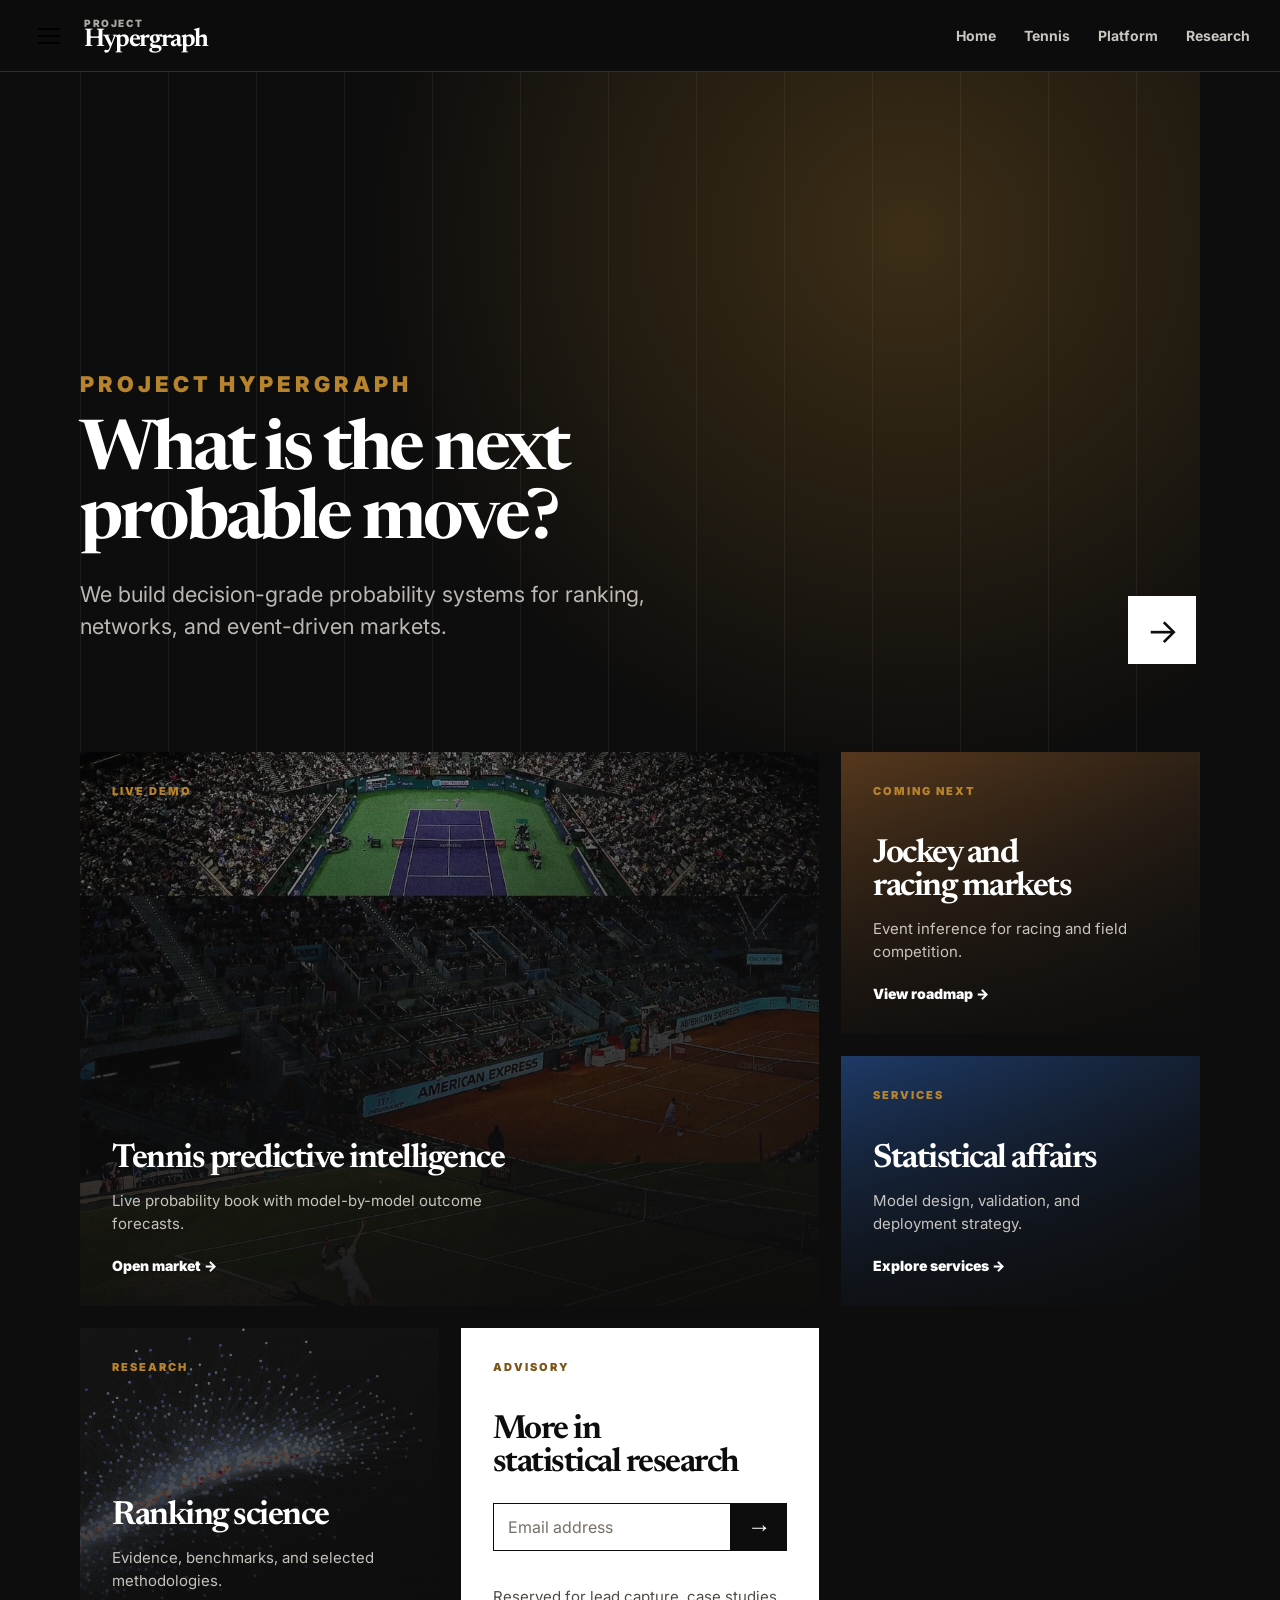
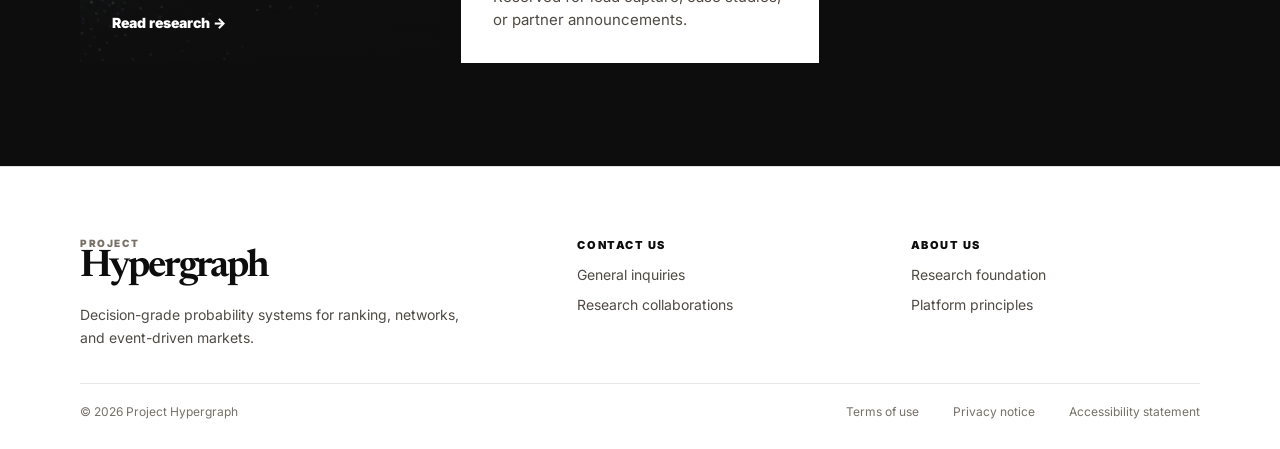
<file: docs/index.html>
<!doctype html>
<html lang="en">
<head>
  <meta charset="utf-8">
  <meta name="viewport" content="width=device-width, initial-scale=1">
  <title>Hypergraph | prediction markets intelligence</title>
  <meta name="description" content="Hypergraph builds probability engines for sports, markets, and advisory products.">
  <link rel="preconnect" href="https://fonts.googleapis.com">
  <link rel="preconnect" href="https://fonts.gstatic.com" crossorigin>
  <link href="https://fonts.googleapis.com/css2?family=Inter:wght@400;500;600;700;800&family=Newsreader:opsz,wght@6..72,500;6..72,650&display=swap" rel="stylesheet">
  <link rel="icon" href="assets/favicon.svg" type="image/svg+xml">
  <link rel="stylesheet" href="styles.css">
</head>
<body class="home-page">
  <header class="topbar dark">
    <button class="menu-toggle" type="button" aria-label="Open navigation" aria-controls="site-drawer" aria-expanded="false">
      <span></span><span></span><span></span>
    </button>
    <a class="brand" href="index.html" aria-label="Hypergraph home">
      <span class="brand-wordmark">
        <small>Project</small>
        <strong>Hypergraph</strong>
      </span>
    </a>
    <nav class="topnav" aria-label="Primary">
      <a href="index.html">Home</a>
      <a href="tennis.html">Tennis</a>
      <a href="platform.html">Platform</a>
      <a href="research.html">Research</a>
    </nav>
  </header>

  <div class="drawer-backdrop" data-close-drawer></div>
  <aside class="site-drawer" id="site-drawer" aria-label="Navigation drawer">
    <div class="drawer-head">
      <span class="brand-wordmark">
        <small>Project</small>
        <strong>Hypergraph</strong>
      </span>
      <button type="button" data-close-drawer aria-label="Close navigation">Close</button>
    </div>
    <a href="index.html">Home</a>
    <a href="tennis.html">Tennis market</a>
    <a href="platform.html">Platform</a>
    <a href="research.html">Research</a>
    <a href="#advisory">Consulting</a>
  </aside>

  <main>
    <section class="home-hero">
      <div class="home-hero-copy">
        <p class="eyebrow">Project Hypergraph</p>
        <h1>What is the next probable move?</h1>
        <p>
          We build decision-grade probability systems for ranking, networks,
          and event-driven markets.
        </p>
      </div>
      <a class="hero-arrow" href="#markets" aria-label="Explore markets">&rarr;</a>
    </section>

    <section class="market-board" id="markets" aria-label="Prediction market modules">
      <a class="market-card large tennis-card" href="tennis.html">
        <span class="card-kicker">Live demo</span>
        <h2>Tennis predictive intelligence</h2>
        <p>Live probability book with model-by-model outcome forecasts.</p>
        <span class="card-action">Open market &rarr;</span>
      </a>

      <a class="market-card jockey-card" href="platform.html">
        <span class="card-kicker">Coming next</span>
        <h2>Jockey and racing markets</h2>
        <p>Event inference for racing and field competition.</p>
        <span class="card-action">View roadmap &rarr;</span>
      </a>

      <a class="market-card advisory-card" href="#advisory">
        <span class="card-kicker">Services</span>
        <h2>Statistical affairs</h2>
        <p>Model design, validation, and deployment strategy.</p>
        <span class="card-action">Explore services &rarr;</span>
      </a>

      <a class="market-card research-card" href="research.html">
        <span class="card-kicker">Research</span>
        <h2>Ranking science</h2>
        <p>Evidence, benchmarks, and selected methodologies.</p>
        <span class="card-action">Read research &rarr;</span>
      </a>

      <article class="market-card subscribe-card" id="advisory">
        <span class="card-kicker">Advisory</span>
        <h2>More in statistical research</h2>
        <form class="subscribe-form">
          <input type="email" placeholder="Email address" aria-label="Email address">
          <button type="button" aria-label="Subscribe">&rarr;</button>
        </form>
        <p>Reserved for lead capture, case studies, or partner announcements.</p>
      </article>
    </section>
  </main>

  <footer class="site-footer">
    <div class="footer-inner">
      <div class="footer-brand">
        <span class="footer-wordmark"><small>Project</small><strong>Hypergraph</strong></span>
        <p>Decision-grade probability systems for ranking, networks, and event-driven markets.</p>
      </div>
      <nav class="footer-links" aria-label="Footer">
        <section>
          <h2>Contact us</h2>
          <a href="mailto:contact@projecthypergraph.com">General inquiries</a>
          <a href="mailto:research@projecthypergraph.com">Research collaborations</a>
        </section>
        <section>
          <h2>About us</h2>
          <a href="research.html">Research foundation</a>
          <a href="platform.html">Platform principles</a>
        </section>
      </nav>
    </div>
    <div class="footer-bottom">
      <span>&copy; 2026 Project Hypergraph</span>
      <a href="terms.html">Terms of use</a>
      <a href="privacy.html">Privacy notice</a>
      <a href="accessibility.html">Accessibility statement</a>
    </div>
  </footer>
  <script src="site.js"></script>
</body>
</html>
</file>
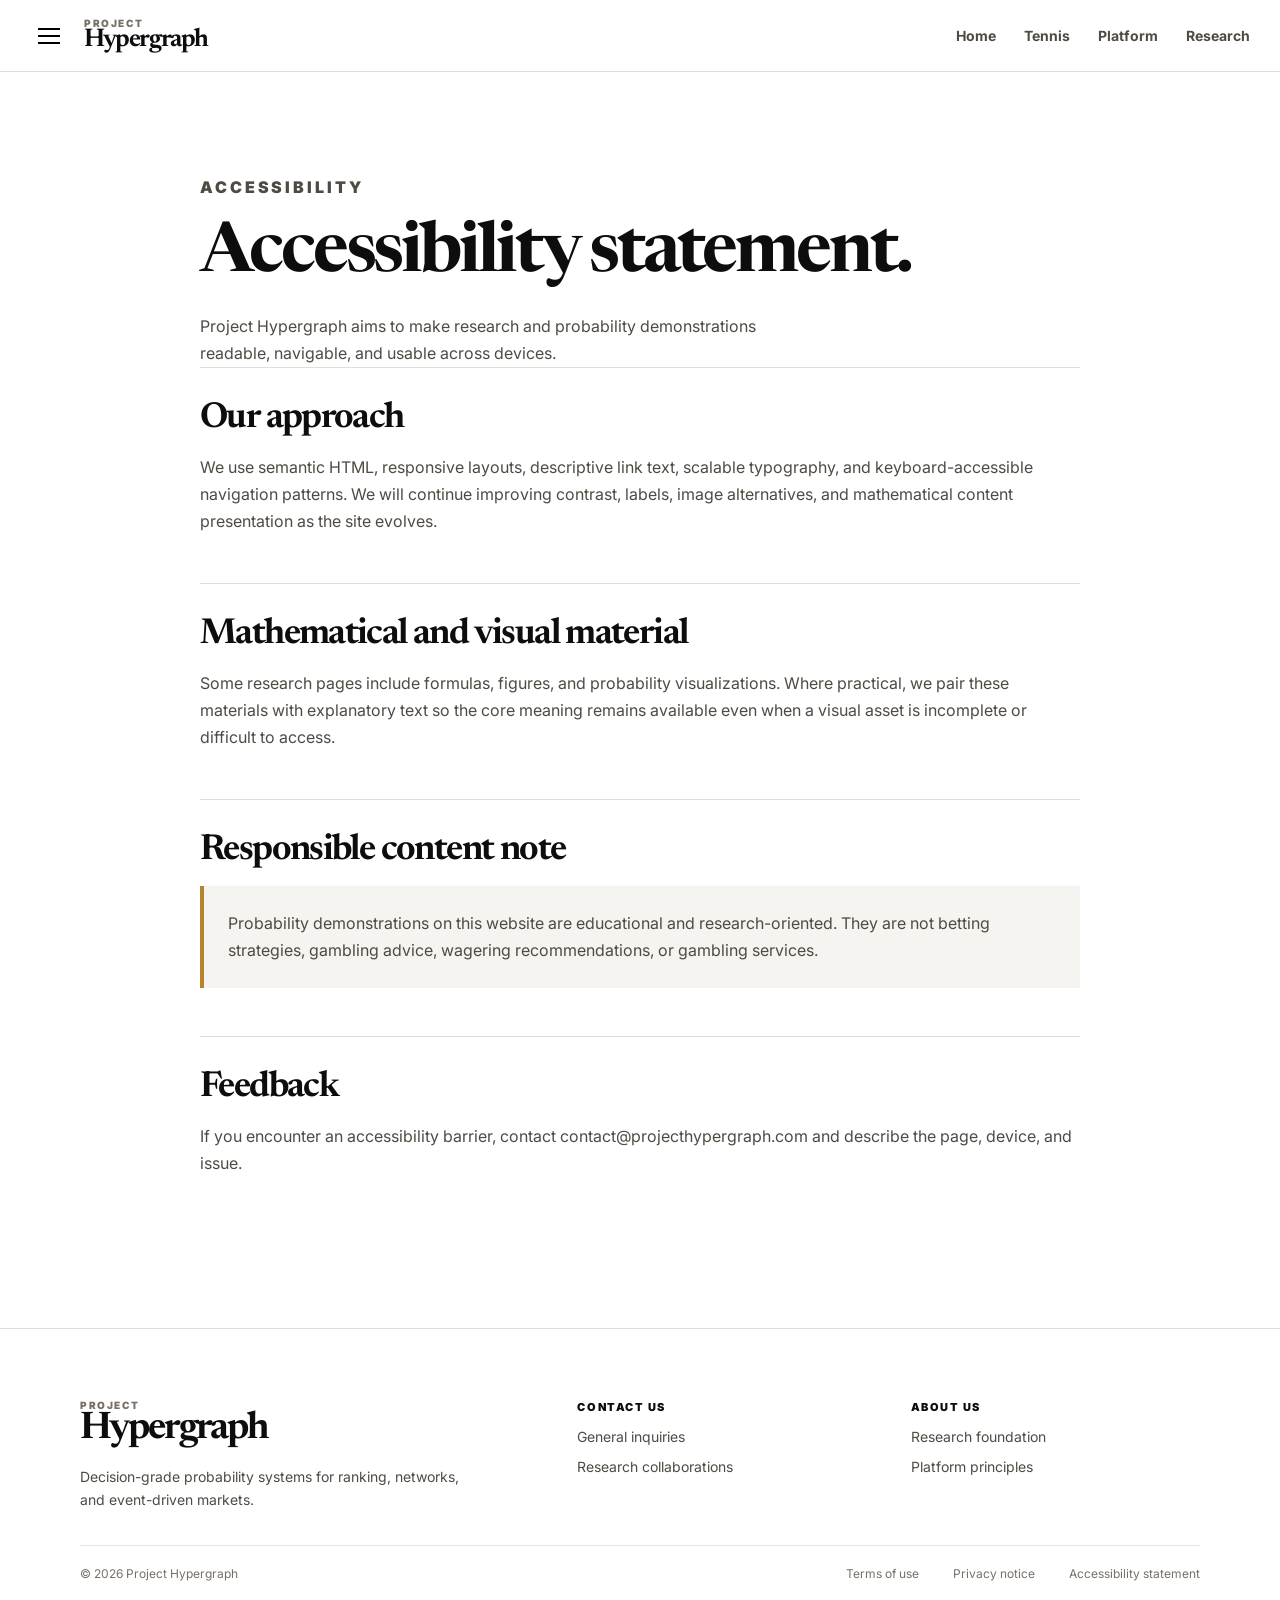
<file: docs/accessibility.html>
<!doctype html>
<html lang="en">
<head>
  <meta charset="utf-8">
  <meta name="viewport" content="width=device-width, initial-scale=1">
  <title>Accessibility Statement | Hypergraph</title>
  <meta name="description" content="Accessibility statement for Project Hypergraph.">
  <link rel="preconnect" href="https://fonts.googleapis.com">
  <link rel="preconnect" href="https://fonts.gstatic.com" crossorigin>
  <link href="https://fonts.googleapis.com/css2?family=Inter:wght@400;500;600;700;800&family=Newsreader:opsz,wght@6..72,500;6..72,650&display=swap" rel="stylesheet">
  <link rel="icon" href="assets/favicon.svg" type="image/svg+xml">
  <link rel="stylesheet" href="styles.css">
</head>
<body>
  <header class="topbar">
    <button class="menu-toggle" type="button" aria-label="Open navigation" aria-controls="site-drawer" aria-expanded="false">
      <span></span><span></span><span></span>
    </button>
    <a class="brand" href="index.html" aria-label="Hypergraph home">
      <span class="brand-wordmark"><small>Project</small><strong>Hypergraph</strong></span>
    </a>
    <nav class="topnav" aria-label="Primary">
      <a href="index.html">Home</a>
      <a href="tennis.html">Tennis</a>
      <a href="platform.html">Platform</a>
      <a href="research.html">Research</a>
    </nav>
  </header>

  <div class="drawer-backdrop" data-close-drawer></div>
  <aside class="site-drawer" id="site-drawer" aria-label="Navigation drawer">
    <div class="drawer-head">
      <span class="brand-wordmark"><small>Project</small><strong>Hypergraph</strong></span>
      <button type="button" data-close-drawer aria-label="Close navigation">Close</button>
    </div>
    <a href="index.html">Home</a>
    <a href="tennis.html">Tennis market</a>
    <a href="platform.html">Platform</a>
    <a href="research.html">Research</a>
  </aside>

  <main class="legal-page">
    <p class="eyebrow">Accessibility</p>
    <h1>Accessibility statement.</h1>
    <p class="hero-lede">Project Hypergraph aims to make research and probability demonstrations readable, navigable, and usable across devices.</p>

    <section>
      <h2>Our approach</h2>
      <p>We use semantic HTML, responsive layouts, descriptive link text, scalable typography, and keyboard-accessible navigation patterns. We will continue improving contrast, labels, image alternatives, and mathematical content presentation as the site evolves.</p>
    </section>

    <section>
      <h2>Mathematical and visual material</h2>
      <p>Some research pages include formulas, figures, and probability visualizations. Where practical, we pair these materials with explanatory text so the core meaning remains available even when a visual asset is incomplete or difficult to access.</p>
    </section>

    <section>
      <h2>Responsible content note</h2>
      <p class="notice-card">Probability demonstrations on this website are educational and research-oriented. They are not betting strategies, gambling advice, wagering recommendations, or gambling services.</p>
    </section>

    <section>
      <h2>Feedback</h2>
      <p>If you encounter an accessibility barrier, contact <a href="mailto:contact@projecthypergraph.com">contact@projecthypergraph.com</a> and describe the page, device, and issue.</p>
    </section>
  </main>

  <footer class="site-footer">
    <div class="footer-inner">
      <div class="footer-brand">
        <span class="footer-wordmark"><small>Project</small><strong>Hypergraph</strong></span>
        <p>Decision-grade probability systems for ranking, networks, and event-driven markets.</p>
      </div>
      <nav class="footer-links" aria-label="Footer">
        <section>
          <h2>Contact us</h2>
          <a href="mailto:contact@projecthypergraph.com">General inquiries</a>
          <a href="mailto:research@projecthypergraph.com">Research collaborations</a>
        </section>
        <section>
          <h2>About us</h2>
          <a href="research.html">Research foundation</a>
          <a href="platform.html">Platform principles</a>
        </section>
      </nav>
    </div>
    <div class="footer-bottom">
      <span>&copy; 2026 Project Hypergraph</span>
      <a href="terms.html">Terms of use</a>
      <a href="privacy.html">Privacy notice</a>
      <a href="accessibility.html">Accessibility statement</a>
    </div>
  </footer>
  <script src="site.js"></script>
</body>
</html>
</file>
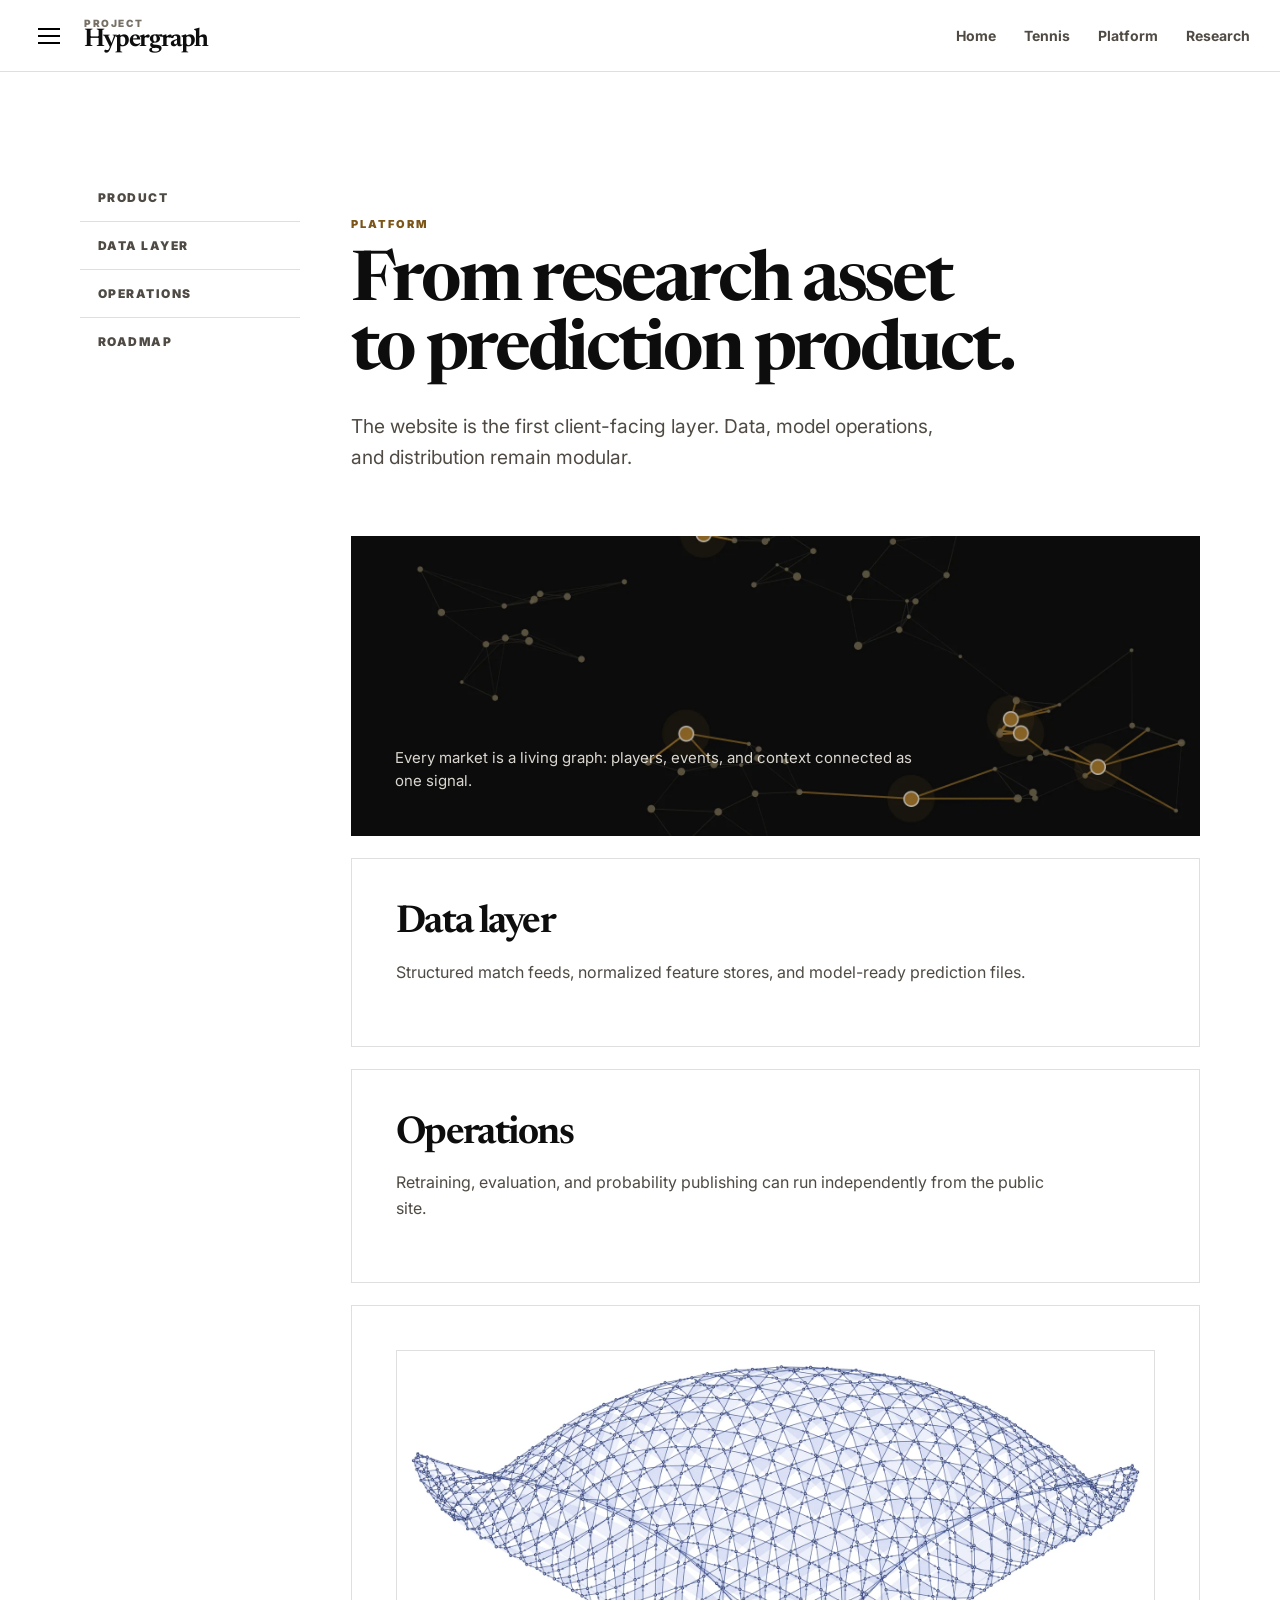
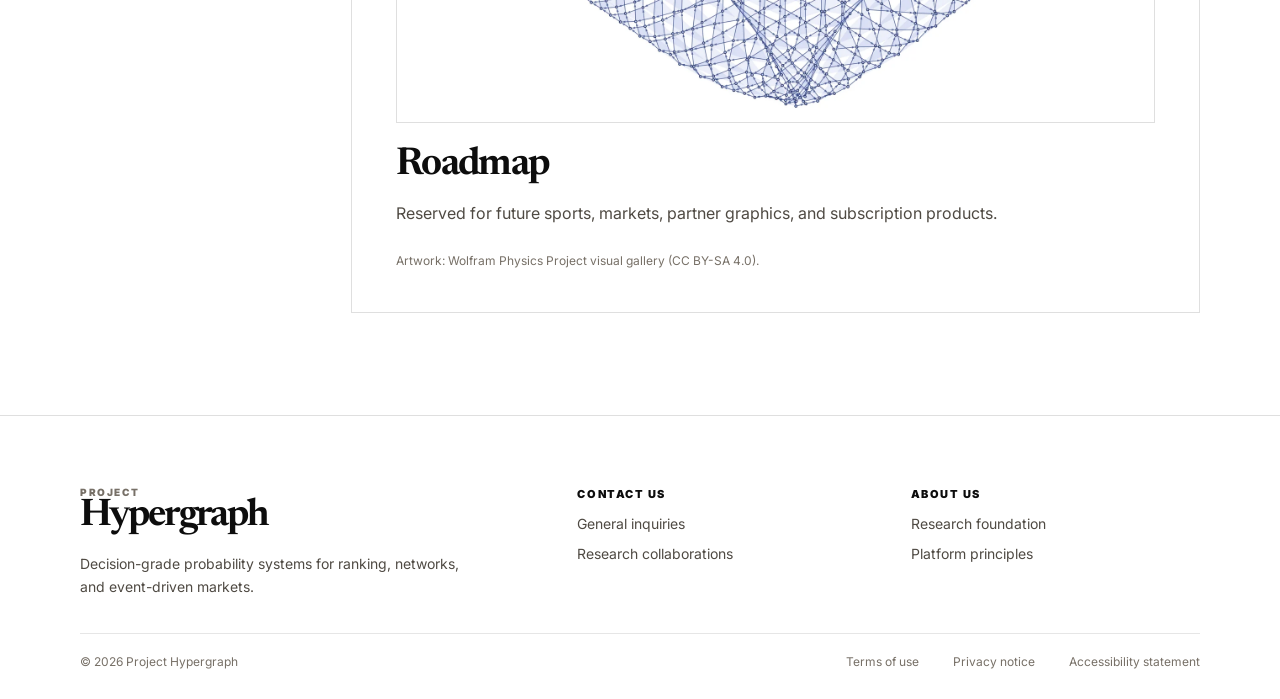
<file: docs/platform.html>
<!doctype html>
<html lang="en">
<head>
  <meta charset="utf-8">
  <meta name="viewport" content="width=device-width, initial-scale=1">
  <title>Platform | Hypergraph</title>
  <meta name="description" content="Hypergraph platform roadmap for prediction products.">
  <link rel="preconnect" href="https://fonts.googleapis.com">
  <link rel="preconnect" href="https://fonts.gstatic.com" crossorigin>
  <link href="https://fonts.googleapis.com/css2?family=Inter:wght@400;500;600;700;800&family=Newsreader:opsz,wght@6..72,500;6..72,650&display=swap" rel="stylesheet">
  <link rel="icon" href="assets/favicon.svg" type="image/svg+xml">
  <link rel="stylesheet" href="styles.css">
</head>
<body>
  <header class="topbar">
    <button class="menu-toggle" type="button" aria-label="Open navigation" aria-controls="site-drawer" aria-expanded="false">
      <span></span><span></span><span></span>
    </button>
    <a class="brand" href="index.html" aria-label="Hypergraph home">
      <span class="brand-wordmark"><small>Project</small><strong>Hypergraph</strong></span>
    </a>
    <nav class="topnav" aria-label="Primary">
      <a href="index.html">Home</a>
      <a href="tennis.html">Tennis</a>
      <a href="platform.html">Platform</a>
      <a href="research.html">Research</a>
    </nav>
  </header>

  <div class="drawer-backdrop" data-close-drawer></div>
  <aside class="site-drawer" id="site-drawer" aria-label="Navigation drawer">
    <div class="drawer-head">
      <span class="brand-wordmark"><small>Project</small><strong>Hypergraph</strong></span>
      <button type="button" data-close-drawer aria-label="Close navigation">Close</button>
    </div>
    <a href="index.html">Home</a>
    <a href="tennis.html">Tennis market</a>
    <a href="platform.html">Platform</a>
    <a href="research.html">Research</a>
  </aside>

  <main class="subpage">
    <aside class="page-sidebar">
      <a href="#product">Product</a>
      <a href="#data">Data layer</a>
      <a href="#operations">Operations</a>
      <a href="#roadmap">Roadmap</a>
    </aside>
    <article class="page-content">
      <section id="product">
        <p class="eyebrow">Platform</p>
        <h1>From research asset to prediction product.</h1>
        <p class="hero-lede">The website is the first client-facing layer. Data, model operations, and distribution remain modular.</p>
      </section>
      <section class="page-banner">
        <img src="assets/network_dark.webp" alt="" loading="lazy">
        <p>Every market is a living graph: players, events, and context connected as one signal.</p>
      </section>
      <section id="data" class="subsection-card">
        <h2>Data layer</h2>
        <p>Structured match feeds, normalized feature stores, and model-ready prediction files.</p>
      </section>
      <section id="operations" class="subsection-card">
        <h2>Operations</h2>
        <p>Retraining, evaluation, and probability publishing can run independently from the public site.</p>
      </section>
      <section id="roadmap" class="subsection-card">
        <img class="card-art" src="assets/wolfram_gallery_0005.webp" alt="Hypergraph mesh artwork from the Wolfram Physics Project" loading="lazy">
        <h2>Roadmap</h2>
        <p>Reserved for future sports, markets, partner graphics, and subscription products.</p>
        <span class="art-credit">Artwork: Wolfram Physics Project visual gallery (CC BY-SA 4.0).</span>
      </section>
    </article>
  </main>
  <footer class="site-footer">
    <div class="footer-inner">
      <div class="footer-brand">
        <span class="footer-wordmark"><small>Project</small><strong>Hypergraph</strong></span>
        <p>Decision-grade probability systems for ranking, networks, and event-driven markets.</p>
      </div>
      <nav class="footer-links" aria-label="Footer">
        <section>
          <h2>Contact us</h2>
          <a href="mailto:contact@projecthypergraph.com">General inquiries</a>
          <a href="mailto:research@projecthypergraph.com">Research collaborations</a>
        </section>
        <section>
          <h2>About us</h2>
          <a href="research.html">Research foundation</a>
          <a href="platform.html">Platform principles</a>
        </section>
      </nav>
    </div>
    <div class="footer-bottom">
      <span>&copy; 2026 Project Hypergraph</span>
      <a href="terms.html">Terms of use</a>
      <a href="privacy.html">Privacy notice</a>
      <a href="accessibility.html">Accessibility statement</a>
    </div>
  </footer>
  <script src="site.js"></script>
</body>
</html>
</file>
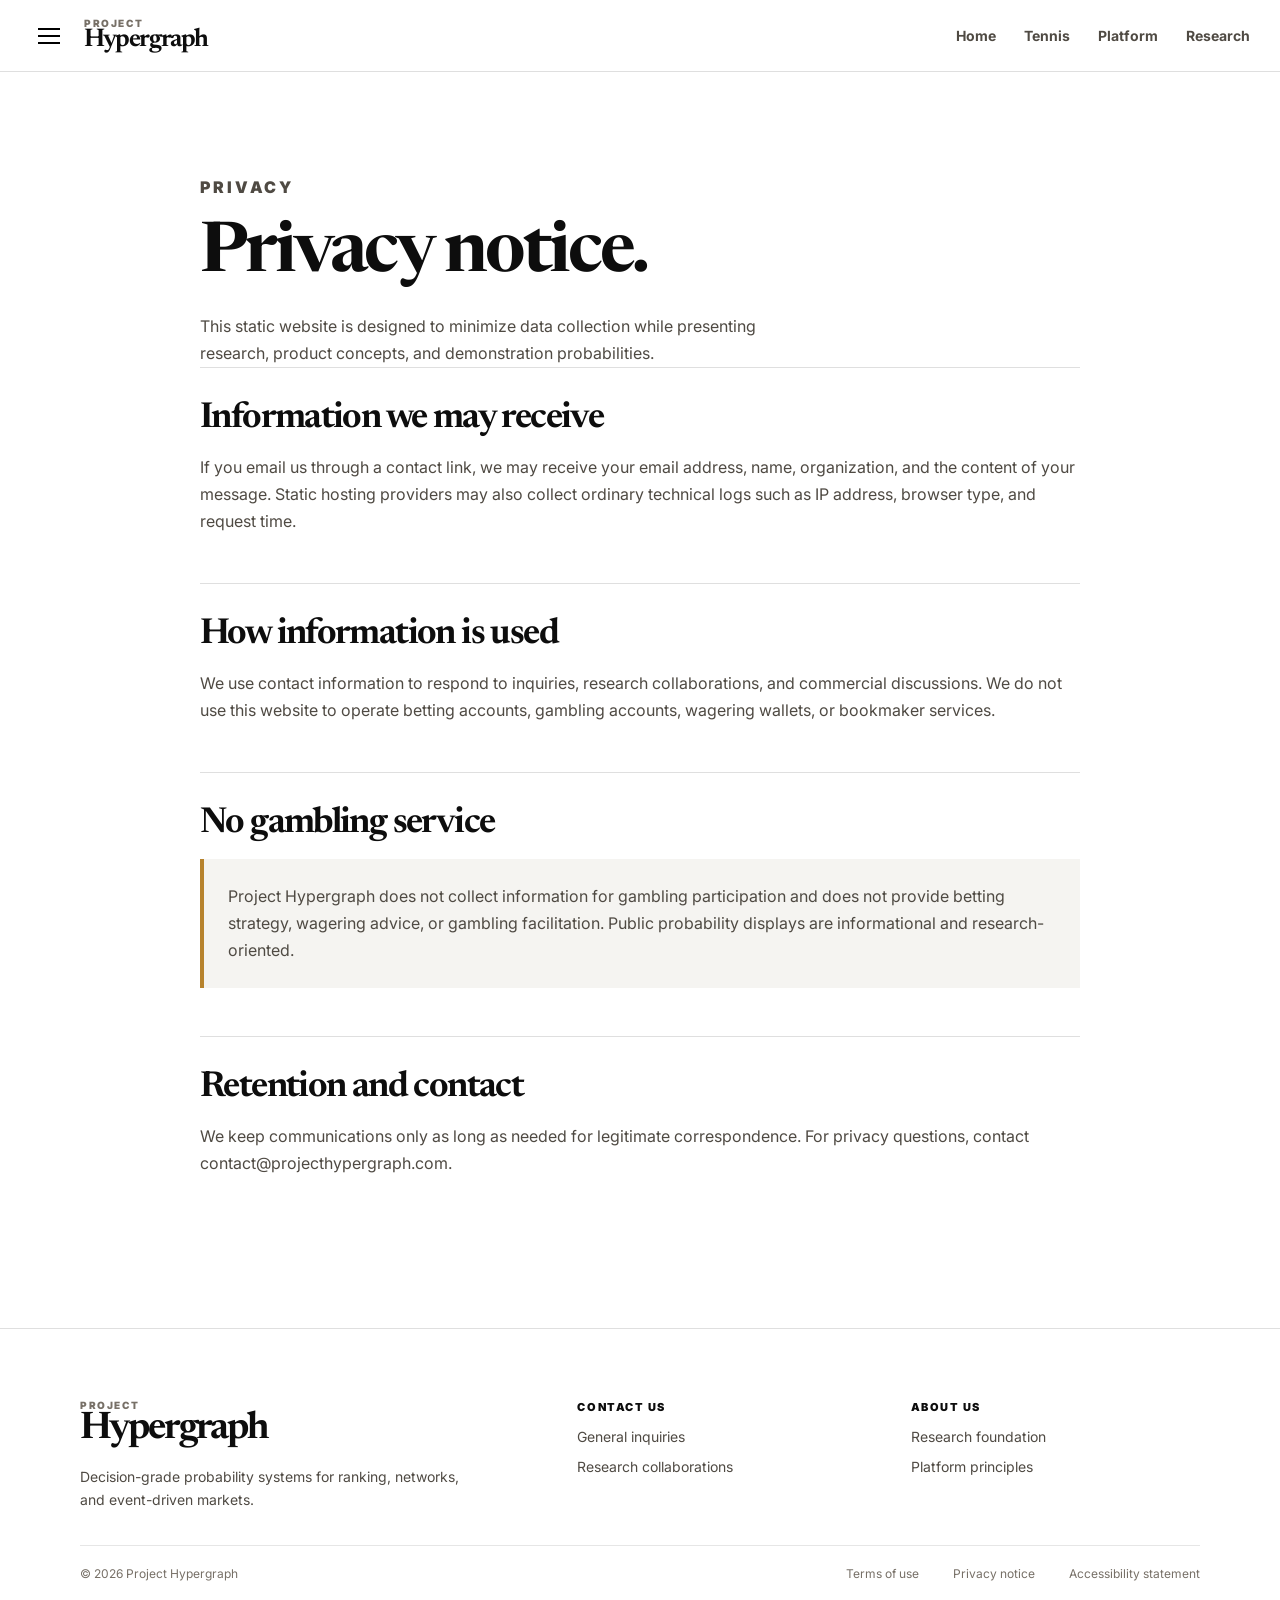
<file: docs/privacy.html>
<!doctype html>
<html lang="en">
<head>
  <meta charset="utf-8">
  <meta name="viewport" content="width=device-width, initial-scale=1">
  <title>Privacy Notice | Hypergraph</title>
  <meta name="description" content="Privacy notice for Project Hypergraph.">
  <link rel="preconnect" href="https://fonts.googleapis.com">
  <link rel="preconnect" href="https://fonts.gstatic.com" crossorigin>
  <link href="https://fonts.googleapis.com/css2?family=Inter:wght@400;500;600;700;800&family=Newsreader:opsz,wght@6..72,500;6..72,650&display=swap" rel="stylesheet">
  <link rel="icon" href="assets/favicon.svg" type="image/svg+xml">
  <link rel="stylesheet" href="styles.css">
</head>
<body>
  <header class="topbar">
    <button class="menu-toggle" type="button" aria-label="Open navigation" aria-controls="site-drawer" aria-expanded="false">
      <span></span><span></span><span></span>
    </button>
    <a class="brand" href="index.html" aria-label="Hypergraph home">
      <span class="brand-wordmark"><small>Project</small><strong>Hypergraph</strong></span>
    </a>
    <nav class="topnav" aria-label="Primary">
      <a href="index.html">Home</a>
      <a href="tennis.html">Tennis</a>
      <a href="platform.html">Platform</a>
      <a href="research.html">Research</a>
    </nav>
  </header>

  <div class="drawer-backdrop" data-close-drawer></div>
  <aside class="site-drawer" id="site-drawer" aria-label="Navigation drawer">
    <div class="drawer-head">
      <span class="brand-wordmark"><small>Project</small><strong>Hypergraph</strong></span>
      <button type="button" data-close-drawer aria-label="Close navigation">Close</button>
    </div>
    <a href="index.html">Home</a>
    <a href="tennis.html">Tennis market</a>
    <a href="platform.html">Platform</a>
    <a href="research.html">Research</a>
  </aside>

  <main class="legal-page">
    <p class="eyebrow">Privacy</p>
    <h1>Privacy notice.</h1>
    <p class="hero-lede">This static website is designed to minimize data collection while presenting research, product concepts, and demonstration probabilities.</p>

    <section>
      <h2>Information we may receive</h2>
      <p>If you email us through a contact link, we may receive your email address, name, organization, and the content of your message. Static hosting providers may also collect ordinary technical logs such as IP address, browser type, and request time.</p>
    </section>

    <section>
      <h2>How information is used</h2>
      <p>We use contact information to respond to inquiries, research collaborations, and commercial discussions. We do not use this website to operate betting accounts, gambling accounts, wagering wallets, or bookmaker services.</p>
    </section>

    <section>
      <h2>No gambling service</h2>
      <p class="notice-card">Project Hypergraph does not collect information for gambling participation and does not provide betting strategy, wagering advice, or gambling facilitation. Public probability displays are informational and research-oriented.</p>
    </section>

    <section>
      <h2>Retention and contact</h2>
      <p>We keep communications only as long as needed for legitimate correspondence. For privacy questions, contact <a href="mailto:contact@projecthypergraph.com">contact@projecthypergraph.com</a>.</p>
    </section>
  </main>

  <footer class="site-footer">
    <div class="footer-inner">
      <div class="footer-brand">
        <span class="footer-wordmark"><small>Project</small><strong>Hypergraph</strong></span>
        <p>Decision-grade probability systems for ranking, networks, and event-driven markets.</p>
      </div>
      <nav class="footer-links" aria-label="Footer">
        <section>
          <h2>Contact us</h2>
          <a href="mailto:contact@projecthypergraph.com">General inquiries</a>
          <a href="mailto:research@projecthypergraph.com">Research collaborations</a>
        </section>
        <section>
          <h2>About us</h2>
          <a href="research.html">Research foundation</a>
          <a href="platform.html">Platform principles</a>
        </section>
      </nav>
    </div>
    <div class="footer-bottom">
      <span>&copy; 2026 Project Hypergraph</span>
      <a href="terms.html">Terms of use</a>
      <a href="privacy.html">Privacy notice</a>
      <a href="accessibility.html">Accessibility statement</a>
    </div>
  </footer>
  <script src="site.js"></script>
</body>
</html>
</file>
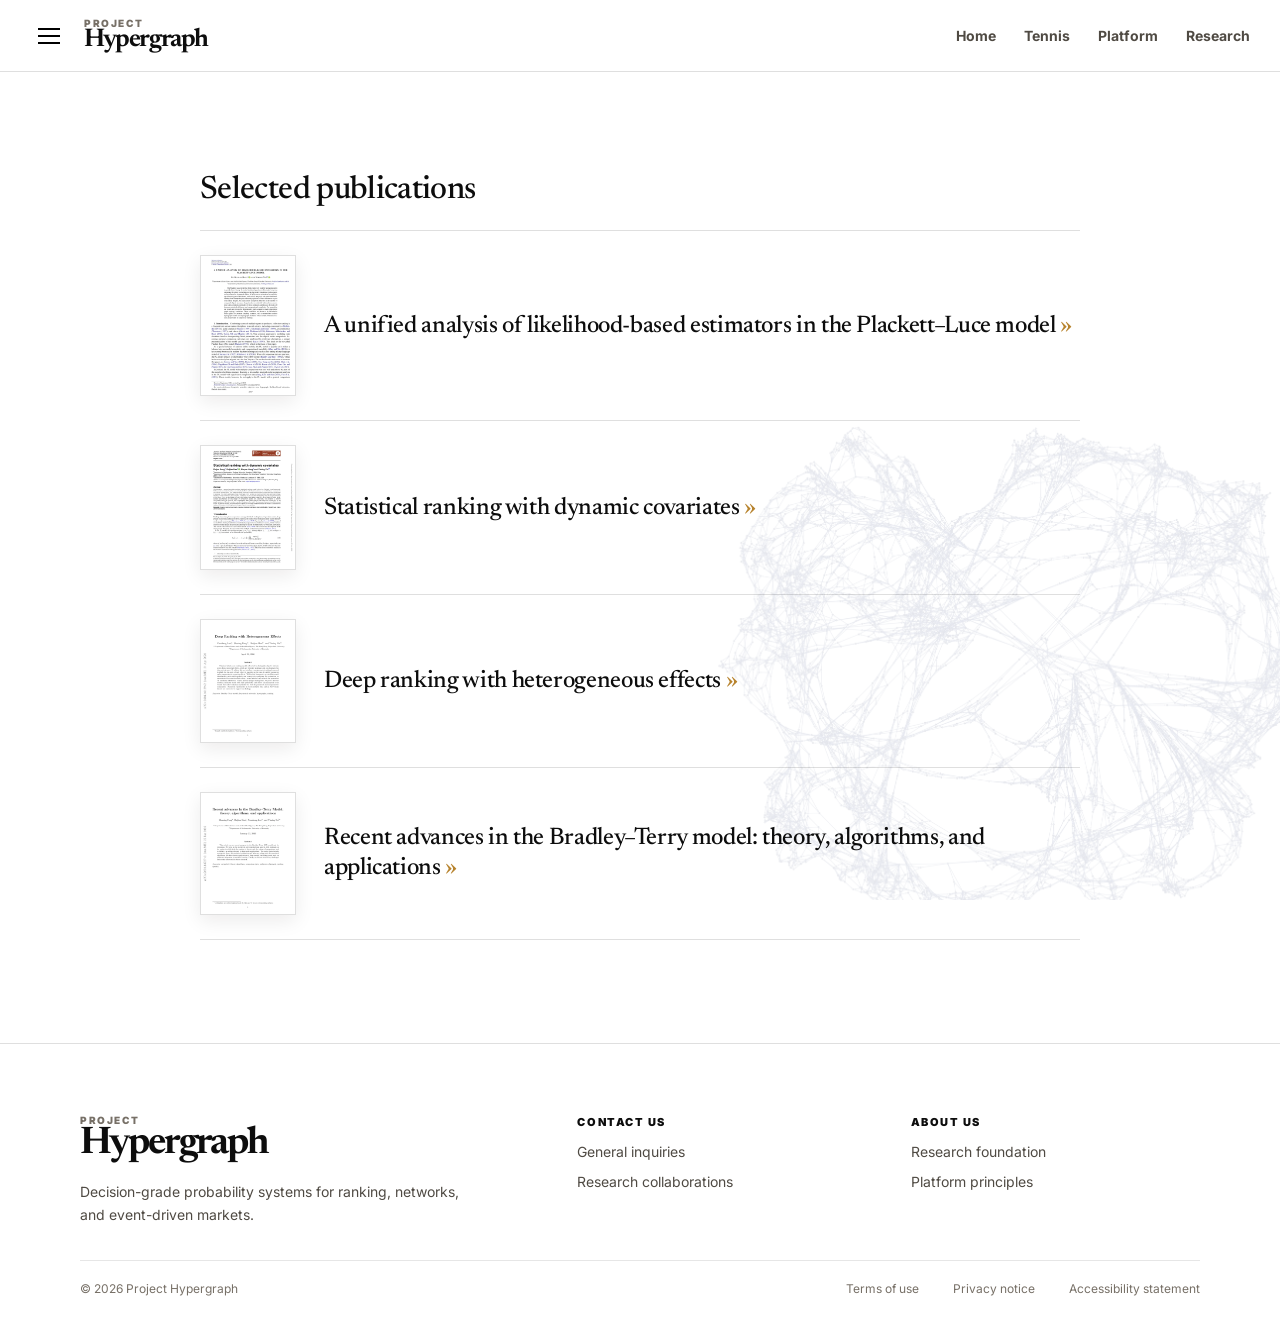
<file: docs/research.html>
<!doctype html>
<html lang="en">
<head>
  <meta charset="utf-8">
  <meta name="viewport" content="width=device-width, initial-scale=1">
  <title>Research | Hypergraph</title>
  <meta name="description" content="Publications and research behind the Hypergraph ranking engine.">
  <link rel="preconnect" href="https://fonts.googleapis.com">
  <link rel="preconnect" href="https://fonts.gstatic.com" crossorigin>
  <link href="https://fonts.googleapis.com/css2?family=Inter:wght@400;500;600;700;800&family=Newsreader:opsz,wght@6..72,500;6..72,650&display=swap" rel="stylesheet">
  <link rel="icon" href="assets/favicon.svg" type="image/svg+xml">
  <link rel="stylesheet" href="styles.css">
</head>
<body class="research-page">
  <header class="topbar">
    <button class="menu-toggle" type="button" aria-label="Open navigation" aria-controls="site-drawer" aria-expanded="false">
      <span></span><span></span><span></span>
    </button>
    <a class="brand" href="index.html" aria-label="Hypergraph home">
      <span class="brand-wordmark"><small>Project</small><strong>Hypergraph</strong></span>
    </a>
    <nav class="topnav" aria-label="Primary">
      <a href="index.html">Home</a>
      <a href="tennis.html">Tennis</a>
      <a href="platform.html">Platform</a>
      <a href="research.html">Research</a>
    </nav>
  </header>

  <div class="drawer-backdrop" data-close-drawer></div>
  <aside class="site-drawer" id="site-drawer" aria-label="Navigation drawer">
    <div class="drawer-head">
      <span class="brand-wordmark"><small>Project</small><strong>Hypergraph</strong></span>
      <button type="button" data-close-drawer aria-label="Close navigation">Close</button>
    </div>
    <a href="index.html">Home</a>
    <a href="tennis.html">Tennis market</a>
    <a href="platform.html">Platform</a>
    <a href="research.html">Research</a>
  </aside>

  <main class="pub-page">
    <h2 class="quiet-title">Selected publications</h2>
    <div class="pub-list">
      <a class="pub-card" href="https://projecteuclid.org/journals/annals-of-statistics/volume-53/issue-5/A-unified-analysis-of-likelihood-based-estimators-in-the-PlackettLuce/10.1214/25-AOS2530.full" target="_blank" rel="noopener">
        <img class="pub-thumb" src="assets/publications/pub_unified_pl.webp" alt="A unified analysis of likelihood-based estimators in the Plackett-Luce model" loading="lazy">
        <span class="pub-title">A unified analysis of likelihood-based estimators in the Plackett&ndash;Luce model</span>
      </a>

      <a class="pub-card" href="https://academic.oup.com/jrsssb/article-abstract/88/1/221/8230325" target="_blank" rel="noopener">
        <img class="pub-thumb" src="assets/publications/pub_dynamic_covariates.webp" alt="Statistical ranking with dynamic covariates" loading="lazy">
        <span class="pub-title">Statistical ranking with dynamic covariates</span>
      </a>

      <a class="pub-card" href="https://arxiv.org/abs/2604.16129" target="_blank" rel="noopener">
        <img class="pub-thumb" src="assets/publications/pub_deep_ranking.webp" alt="Deep Ranking with Heterogeneous Effects" loading="lazy">
        <span class="pub-title">Deep ranking with heterogeneous effects</span>
      </a>

      <a class="pub-card" href="https://arxiv.org/abs/2601.14727" target="_blank" rel="noopener">
        <img class="pub-thumb" src="assets/publications/pub_bt_survey.webp" alt="Recent advances in the Bradley-Terry model" loading="lazy">
        <span class="pub-title">Recent advances in the Bradley&ndash;Terry model: theory, algorithms, and applications</span>
      </a>
    </div>
  </main>
  <footer class="site-footer">
    <div class="footer-inner">
      <div class="footer-brand">
        <span class="footer-wordmark"><small>Project</small><strong>Hypergraph</strong></span>
        <p>Decision-grade probability systems for ranking, networks, and event-driven markets.</p>
      </div>
      <nav class="footer-links" aria-label="Footer">
        <section>
          <h2>Contact us</h2>
          <a href="mailto:contact@projecthypergraph.com">General inquiries</a>
          <a href="mailto:research@projecthypergraph.com">Research collaborations</a>
        </section>
        <section>
          <h2>About us</h2>
          <a href="research.html">Research foundation</a>
          <a href="platform.html">Platform principles</a>
        </section>
      </nav>
    </div>
    <div class="footer-bottom">
      <span>&copy; 2026 Project Hypergraph</span>
      <a href="terms.html">Terms of use</a>
      <a href="privacy.html">Privacy notice</a>
      <a href="accessibility.html">Accessibility statement</a>
    </div>
  </footer>
  <script src="site.js"></script>
</body>
</html>
</file>
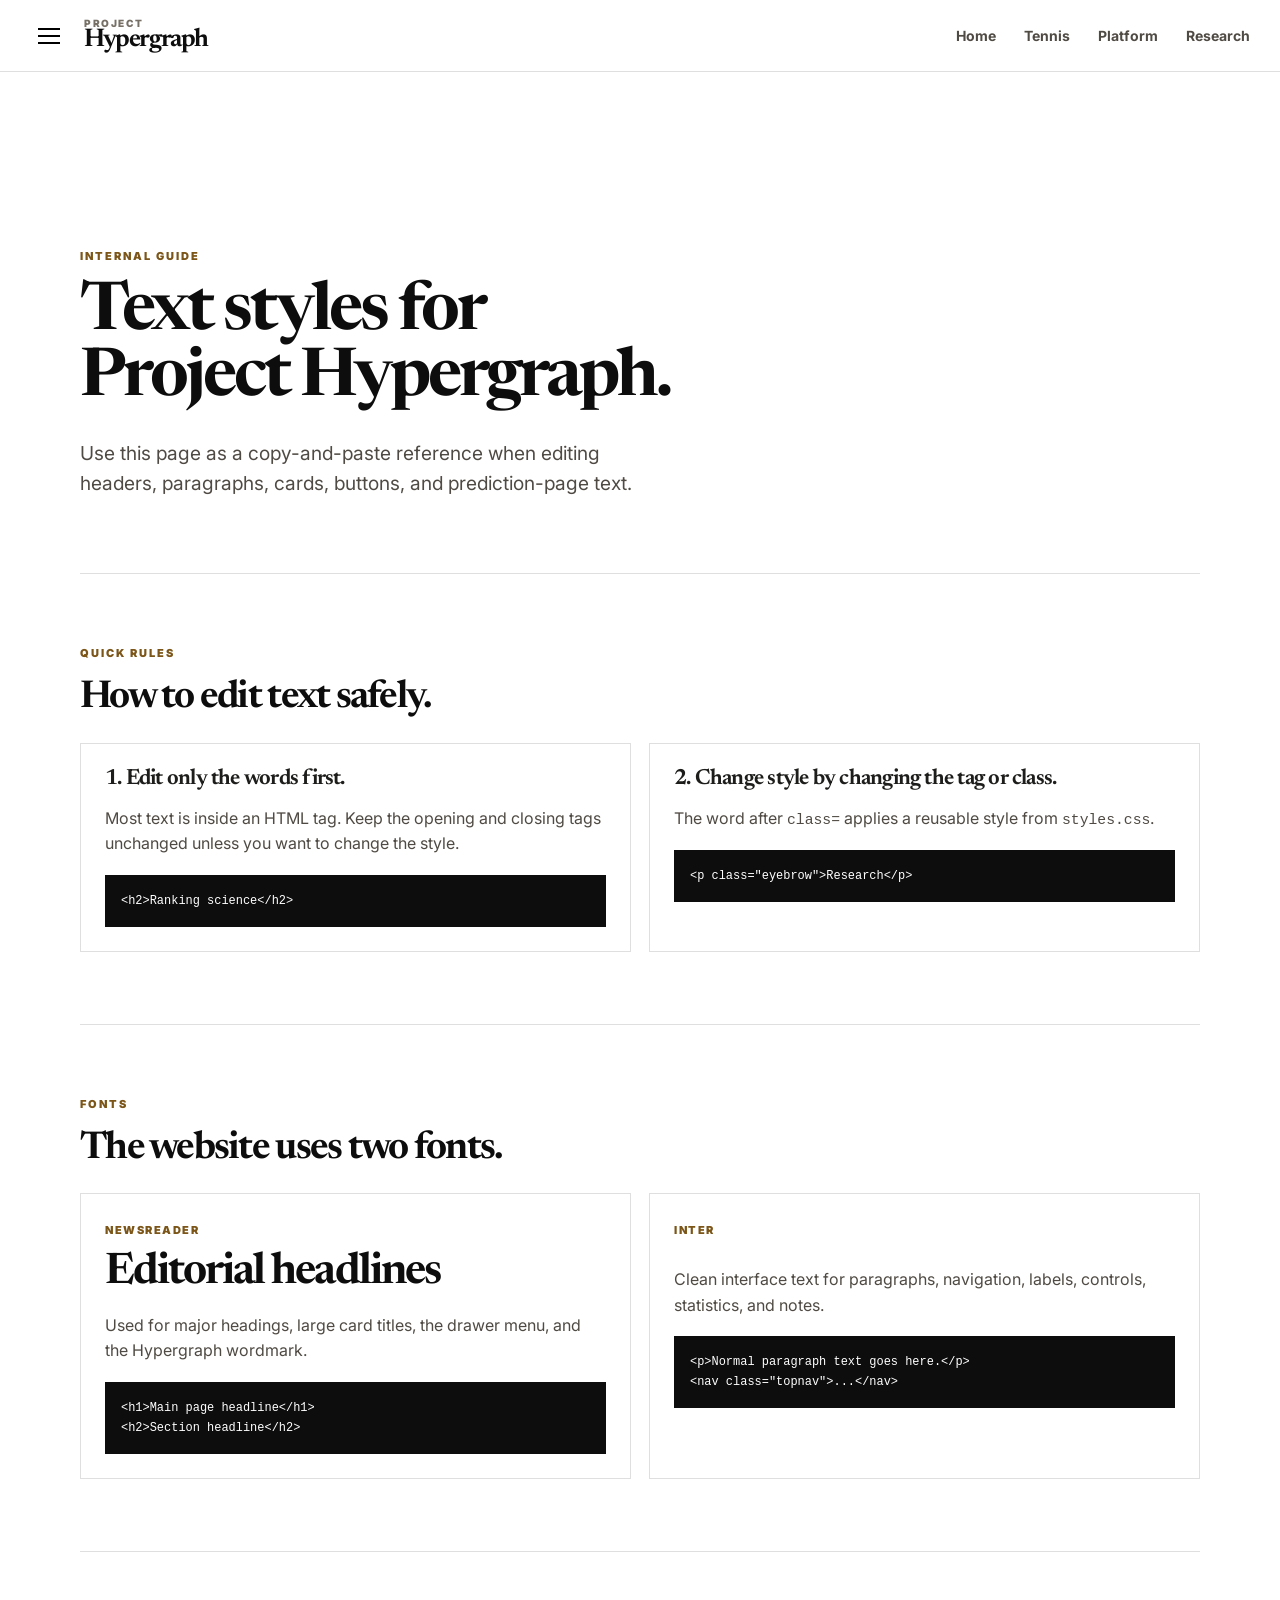
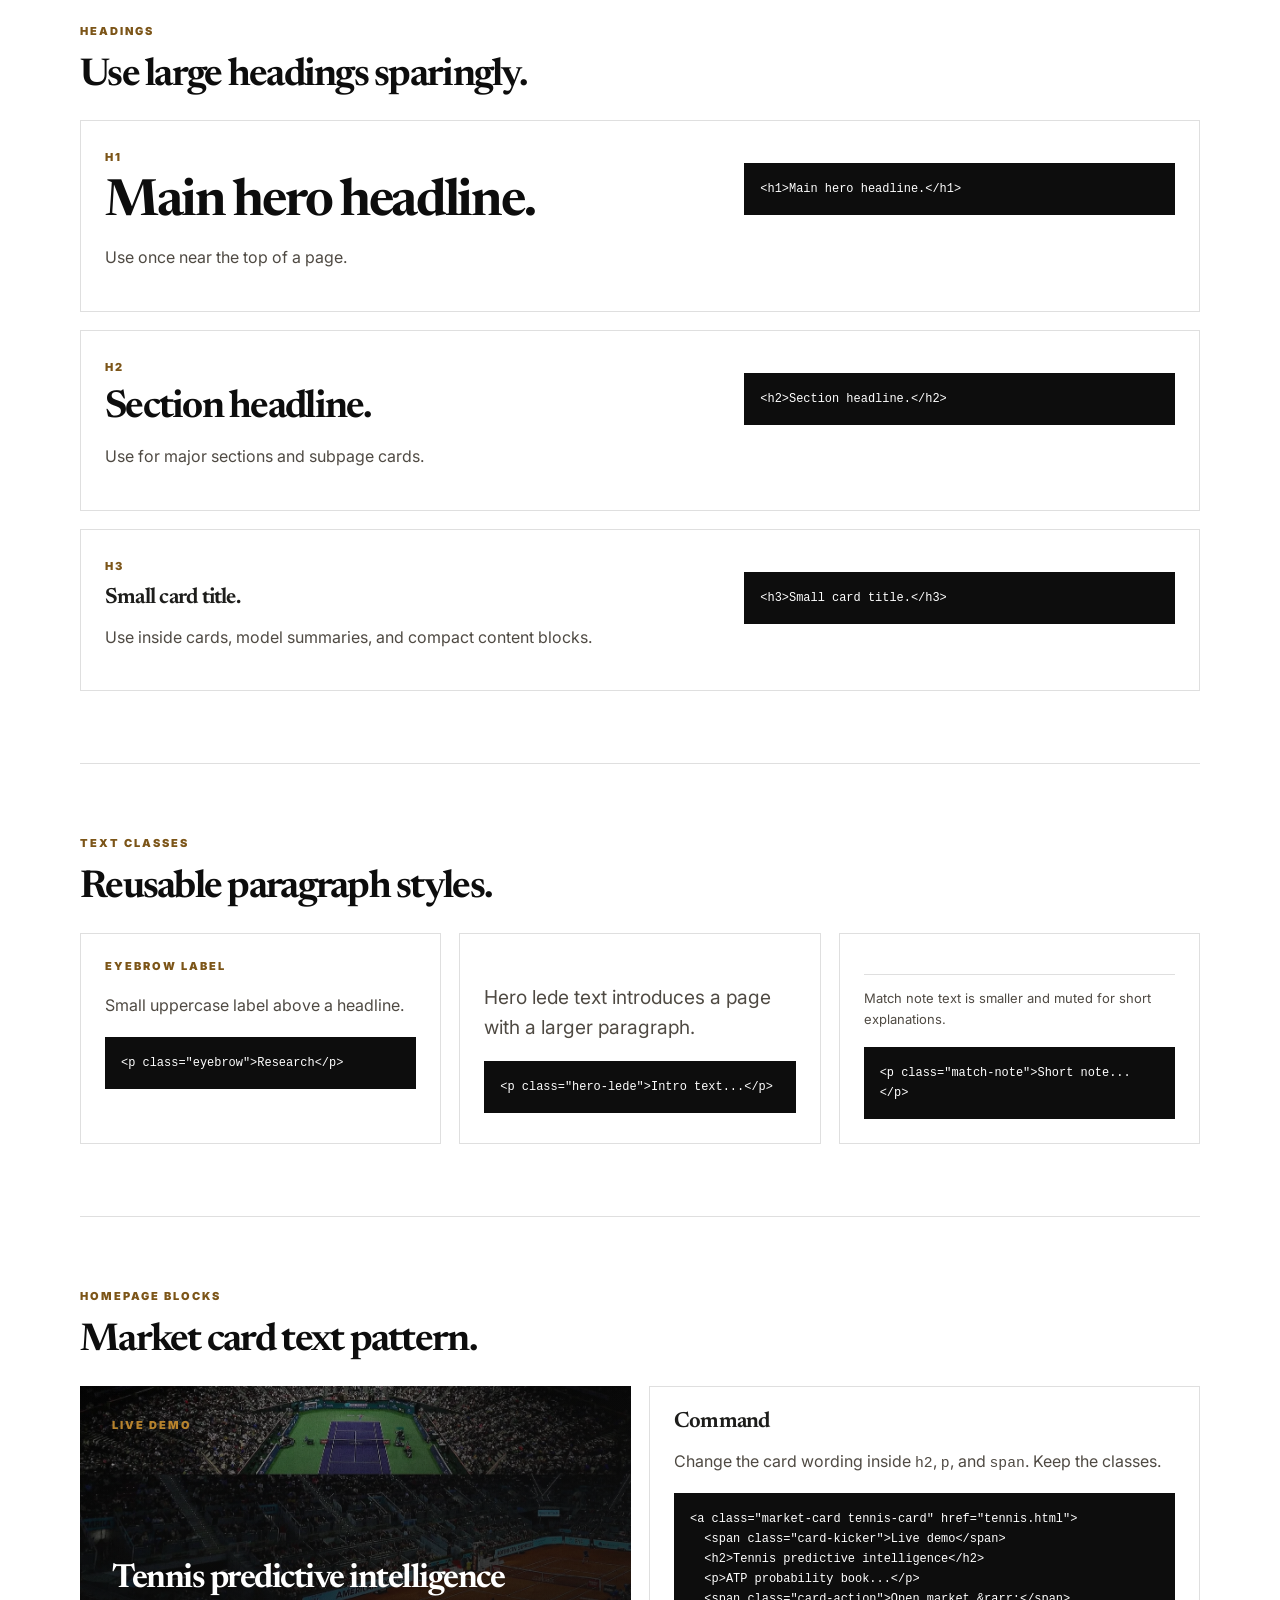
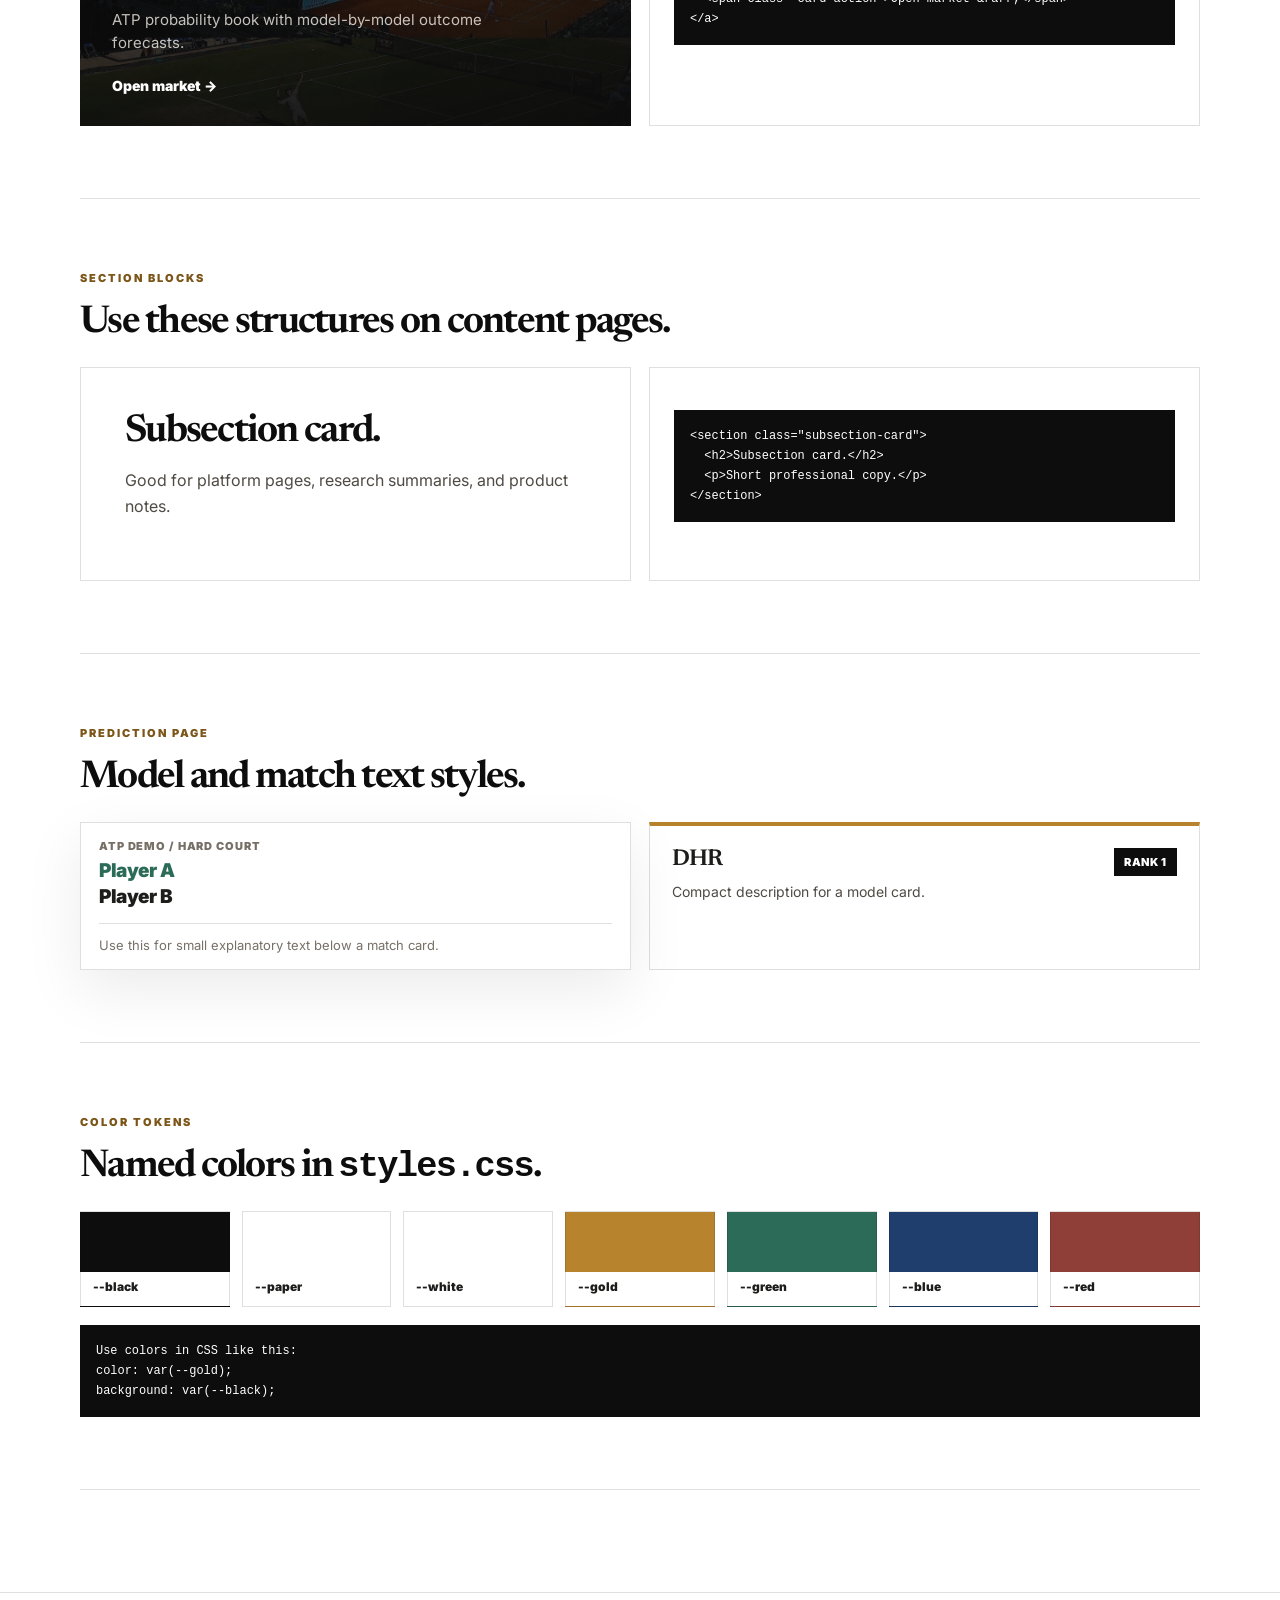
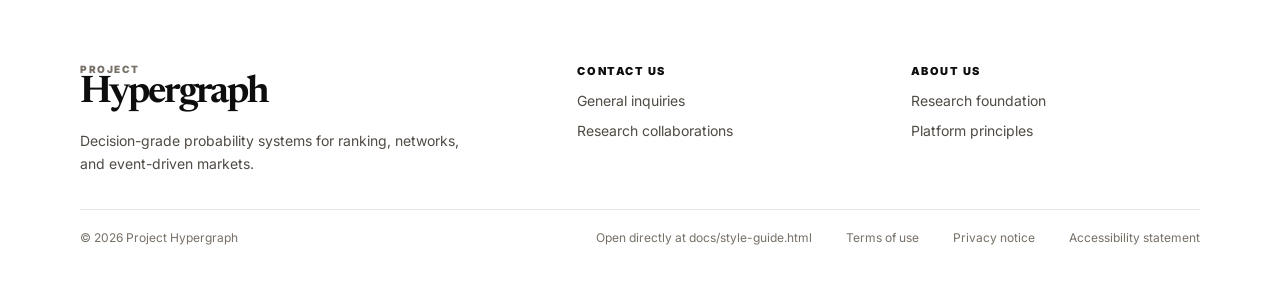
<file: docs/style-guide.html>
<!doctype html>
<html lang="en">
<head>
  <meta charset="utf-8">
  <meta name="viewport" content="width=device-width, initial-scale=1">
  <title>Internal Style Guide | Hypergraph</title>
  <meta name="description" content="Internal typography and text editing guide for Project Hypergraph.">
  <link rel="preconnect" href="https://fonts.googleapis.com">
  <link rel="preconnect" href="https://fonts.gstatic.com" crossorigin>
  <link href="https://fonts.googleapis.com/css2?family=Inter:wght@400;500;600;700;800&family=Newsreader:opsz,wght@6..72,500;6..72,650&display=swap" rel="stylesheet">
  <link rel="icon" href="assets/favicon.svg" type="image/svg+xml">
  <link rel="stylesheet" href="styles.css">
</head>
<body>
  <header class="topbar">
    <button class="menu-toggle" type="button" aria-label="Open navigation" aria-controls="site-drawer" aria-expanded="false">
      <span></span><span></span><span></span>
    </button>
    <a class="brand" href="index.html" aria-label="Hypergraph home">
      <span class="brand-wordmark"><small>Project</small><strong>Hypergraph</strong></span>
    </a>
    <nav class="topnav" aria-label="Primary">
      <a href="index.html">Home</a>
      <a href="tennis.html">Tennis</a>
      <a href="platform.html">Platform</a>
      <a href="research.html">Research</a>
    </nav>
  </header>

  <div class="drawer-backdrop" data-close-drawer></div>
  <aside class="site-drawer" id="site-drawer" aria-label="Navigation drawer">
    <div class="drawer-head">
      <span class="brand-wordmark"><small>Project</small><strong>Hypergraph</strong></span>
      <button type="button" data-close-drawer aria-label="Close navigation">Close</button>
    </div>
    <a href="index.html">Home</a>
    <a href="tennis.html">Tennis market</a>
    <a href="platform.html">Platform</a>
    <a href="research.html">Research</a>
    <a href="style-guide.html">Style guide</a>
  </aside>

  <main class="style-guide">
    <section class="guide-hero">
      <p class="eyebrow">Internal guide</p>
      <h1>Text styles for Project Hypergraph.</h1>
      <p class="hero-lede">
        Use this page as a copy-and-paste reference when editing headers,
        paragraphs, cards, buttons, and prediction-page text.
      </p>
    </section>

    <section class="guide-section">
      <div class="guide-heading">
        <p class="eyebrow">Quick rules</p>
        <h2>How to edit text safely.</h2>
      </div>
      <div class="guide-grid two">
        <article class="guide-card">
          <h3>1. Edit only the words first.</h3>
          <p>Most text is inside an HTML tag. Keep the opening and closing tags unchanged unless you want to change the style.</p>
          <pre><code>&lt;h2&gt;Ranking science&lt;/h2&gt;</code></pre>
        </article>
        <article class="guide-card">
          <h3>2. Change style by changing the tag or class.</h3>
          <p>The word after <code>class=</code> applies a reusable style from <code>styles.css</code>.</p>
          <pre><code>&lt;p class="eyebrow"&gt;Research&lt;/p&gt;</code></pre>
        </article>
      </div>
    </section>

    <section class="guide-section">
      <div class="guide-heading">
        <p class="eyebrow">Fonts</p>
        <h2>The website uses two fonts.</h2>
      </div>
      <div class="guide-grid two">
        <article class="guide-card">
          <span class="guide-label">Newsreader</span>
          <h2>Editorial headlines</h2>
          <p>Used for major headings, large card titles, the drawer menu, and the Hypergraph wordmark.</p>
          <pre><code>&lt;h1&gt;Main page headline&lt;/h1&gt;
&lt;h2&gt;Section headline&lt;/h2&gt;</code></pre>
        </article>
        <article class="guide-card">
          <span class="guide-label">Inter</span>
          <p class="guide-body-demo">Clean interface text for paragraphs, navigation, labels, controls, statistics, and notes.</p>
          <pre><code>&lt;p&gt;Normal paragraph text goes here.&lt;/p&gt;
&lt;nav class="topnav"&gt;...&lt;/nav&gt;</code></pre>
        </article>
      </div>
    </section>

    <section class="guide-section">
      <div class="guide-heading">
        <p class="eyebrow">Headings</p>
        <h2>Use large headings sparingly.</h2>
      </div>
      <div class="guide-stack">
        <article class="guide-sample">
          <div>
            <span class="guide-label">h1</span>
            <h1>Main hero headline.</h1>
            <p>Use once near the top of a page.</p>
          </div>
          <pre><code>&lt;h1&gt;Main hero headline.&lt;/h1&gt;</code></pre>
        </article>
        <article class="guide-sample">
          <div>
            <span class="guide-label">h2</span>
            <h2>Section headline.</h2>
            <p>Use for major sections and subpage cards.</p>
          </div>
          <pre><code>&lt;h2&gt;Section headline.&lt;/h2&gt;</code></pre>
        </article>
        <article class="guide-sample">
          <div>
            <span class="guide-label">h3</span>
            <h3>Small card title.</h3>
            <p>Use inside cards, model summaries, and compact content blocks.</p>
          </div>
          <pre><code>&lt;h3&gt;Small card title.&lt;/h3&gt;</code></pre>
        </article>
      </div>
    </section>

    <section class="guide-section">
      <div class="guide-heading">
        <p class="eyebrow">Text classes</p>
        <h2>Reusable paragraph styles.</h2>
      </div>
      <div class="guide-grid three">
        <article class="guide-card">
          <p class="eyebrow">Eyebrow label</p>
          <p>Small uppercase label above a headline.</p>
          <pre><code>&lt;p class="eyebrow"&gt;Research&lt;/p&gt;</code></pre>
        </article>
        <article class="guide-card">
          <p class="hero-lede">Hero lede text introduces a page with a larger paragraph.</p>
          <pre><code>&lt;p class="hero-lede"&gt;Intro text...&lt;/p&gt;</code></pre>
        </article>
        <article class="guide-card">
          <p class="match-note">Match note text is smaller and muted for short explanations.</p>
          <pre><code>&lt;p class="match-note"&gt;Short note...&lt;/p&gt;</code></pre>
        </article>
      </div>
    </section>

    <section class="guide-section">
      <div class="guide-heading">
        <p class="eyebrow">Homepage blocks</p>
        <h2>Market card text pattern.</h2>
      </div>
      <div class="guide-grid two">
        <a class="market-card tennis-card guide-market-demo" href="tennis.html">
          <span class="card-kicker">Live demo</span>
          <h2>Tennis predictive intelligence</h2>
          <p>ATP probability book with model-by-model outcome forecasts.</p>
          <span class="card-action">Open market &rarr;</span>
        </a>
        <article class="guide-card">
          <h3>Command</h3>
          <p>Change the card wording inside <code>h2</code>, <code>p</code>, and <code>span</code>. Keep the classes.</p>
          <pre><code>&lt;a class="market-card tennis-card" href="tennis.html"&gt;
  &lt;span class="card-kicker"&gt;Live demo&lt;/span&gt;
  &lt;h2&gt;Tennis predictive intelligence&lt;/h2&gt;
  &lt;p&gt;ATP probability book...&lt;/p&gt;
  &lt;span class="card-action"&gt;Open market &amp;rarr;&lt;/span&gt;
&lt;/a&gt;</code></pre>
        </article>
      </div>
    </section>

    <section class="guide-section">
      <div class="guide-heading">
        <p class="eyebrow">Section blocks</p>
        <h2>Use these structures on content pages.</h2>
      </div>
      <div class="guide-grid two">
        <article class="subsection-card">
          <h2>Subsection card.</h2>
          <p>Good for platform pages, research summaries, and product notes.</p>
        </article>
        <article class="guide-card">
          <pre><code>&lt;section class="subsection-card"&gt;
  &lt;h2&gt;Subsection card.&lt;/h2&gt;
  &lt;p&gt;Short professional copy.&lt;/p&gt;
&lt;/section&gt;</code></pre>
        </article>
      </div>
    </section>

    <section class="guide-section">
      <div class="guide-heading">
        <p class="eyebrow">Prediction page</p>
        <h2>Model and match text styles.</h2>
      </div>
      <div class="guide-grid two">
        <article class="match-card">
          <div class="match-meta">ATP demo / hard court</div>
          <div class="players">
            <span class="winner">Player A</span>
            <span>Player B</span>
          </div>
          <p class="match-note">Use this for small explanatory text below a match card.</p>
        </article>
        <article class="model-card" style="--model-color: var(--gold);">
          <header>
            <div>
              <h3>DHR</h3>
              <p>Compact description for a model card.</p>
            </div>
            <span class="rank-badge">Rank 1</span>
          </header>
        </article>
      </div>
    </section>

    <section class="guide-section">
      <div class="guide-heading">
        <p class="eyebrow">Color tokens</p>
        <h2>Named colors in <code>styles.css</code>.</h2>
      </div>
      <div class="guide-swatches">
        <span style="--swatch: var(--black);">--black</span>
        <span style="--swatch: var(--paper);">--paper</span>
        <span style="--swatch: var(--white);">--white</span>
        <span style="--swatch: var(--gold);">--gold</span>
        <span style="--swatch: var(--green);">--green</span>
        <span style="--swatch: var(--blue);">--blue</span>
        <span style="--swatch: var(--red);">--red</span>
      </div>
      <pre><code>Use colors in CSS like this:
color: var(--gold);
background: var(--black);</code></pre>
    </section>
  </main>

  <footer class="site-footer">
    <div class="footer-inner">
      <div class="footer-brand">
        <span class="footer-wordmark"><small>Project</small><strong>Hypergraph</strong></span>
        <p>Decision-grade probability systems for ranking, networks, and event-driven markets.</p>
      </div>
      <nav class="footer-links" aria-label="Footer">
        <section>
          <h2>Contact us</h2>
          <a href="mailto:contact@projecthypergraph.com">General inquiries</a>
          <a href="mailto:research@projecthypergraph.com">Research collaborations</a>
        </section>
        <section>
          <h2>About us</h2>
          <a href="research.html">Research foundation</a>
          <a href="platform.html">Platform principles</a>
        </section>
      </nav>
    </div>
    <div class="footer-bottom">
      <span>&copy; 2026 Project Hypergraph</span>
      <span>Open directly at docs/style-guide.html</span>
      <a href="terms.html">Terms of use</a>
      <a href="privacy.html">Privacy notice</a>
      <a href="accessibility.html">Accessibility statement</a>
    </div>
  </footer>
  <script src="site.js"></script>
</body>
</html>
</file>
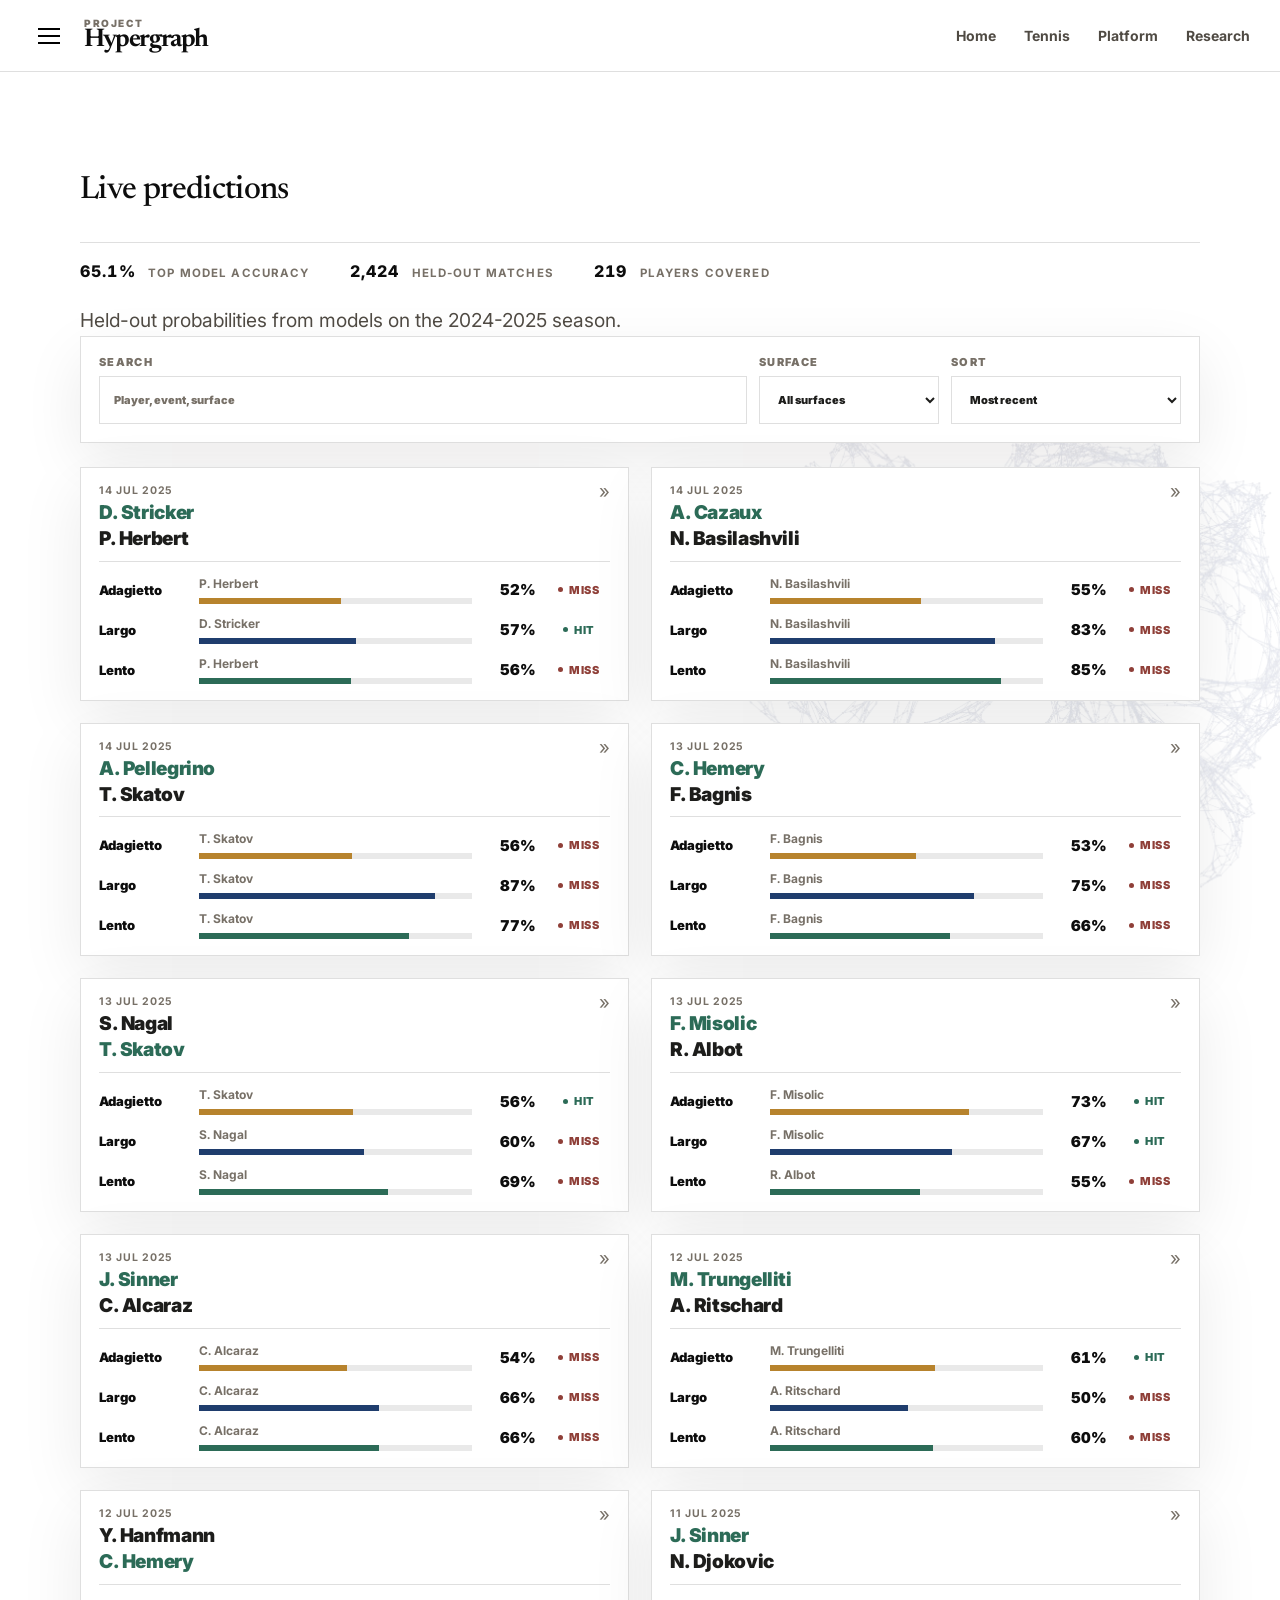
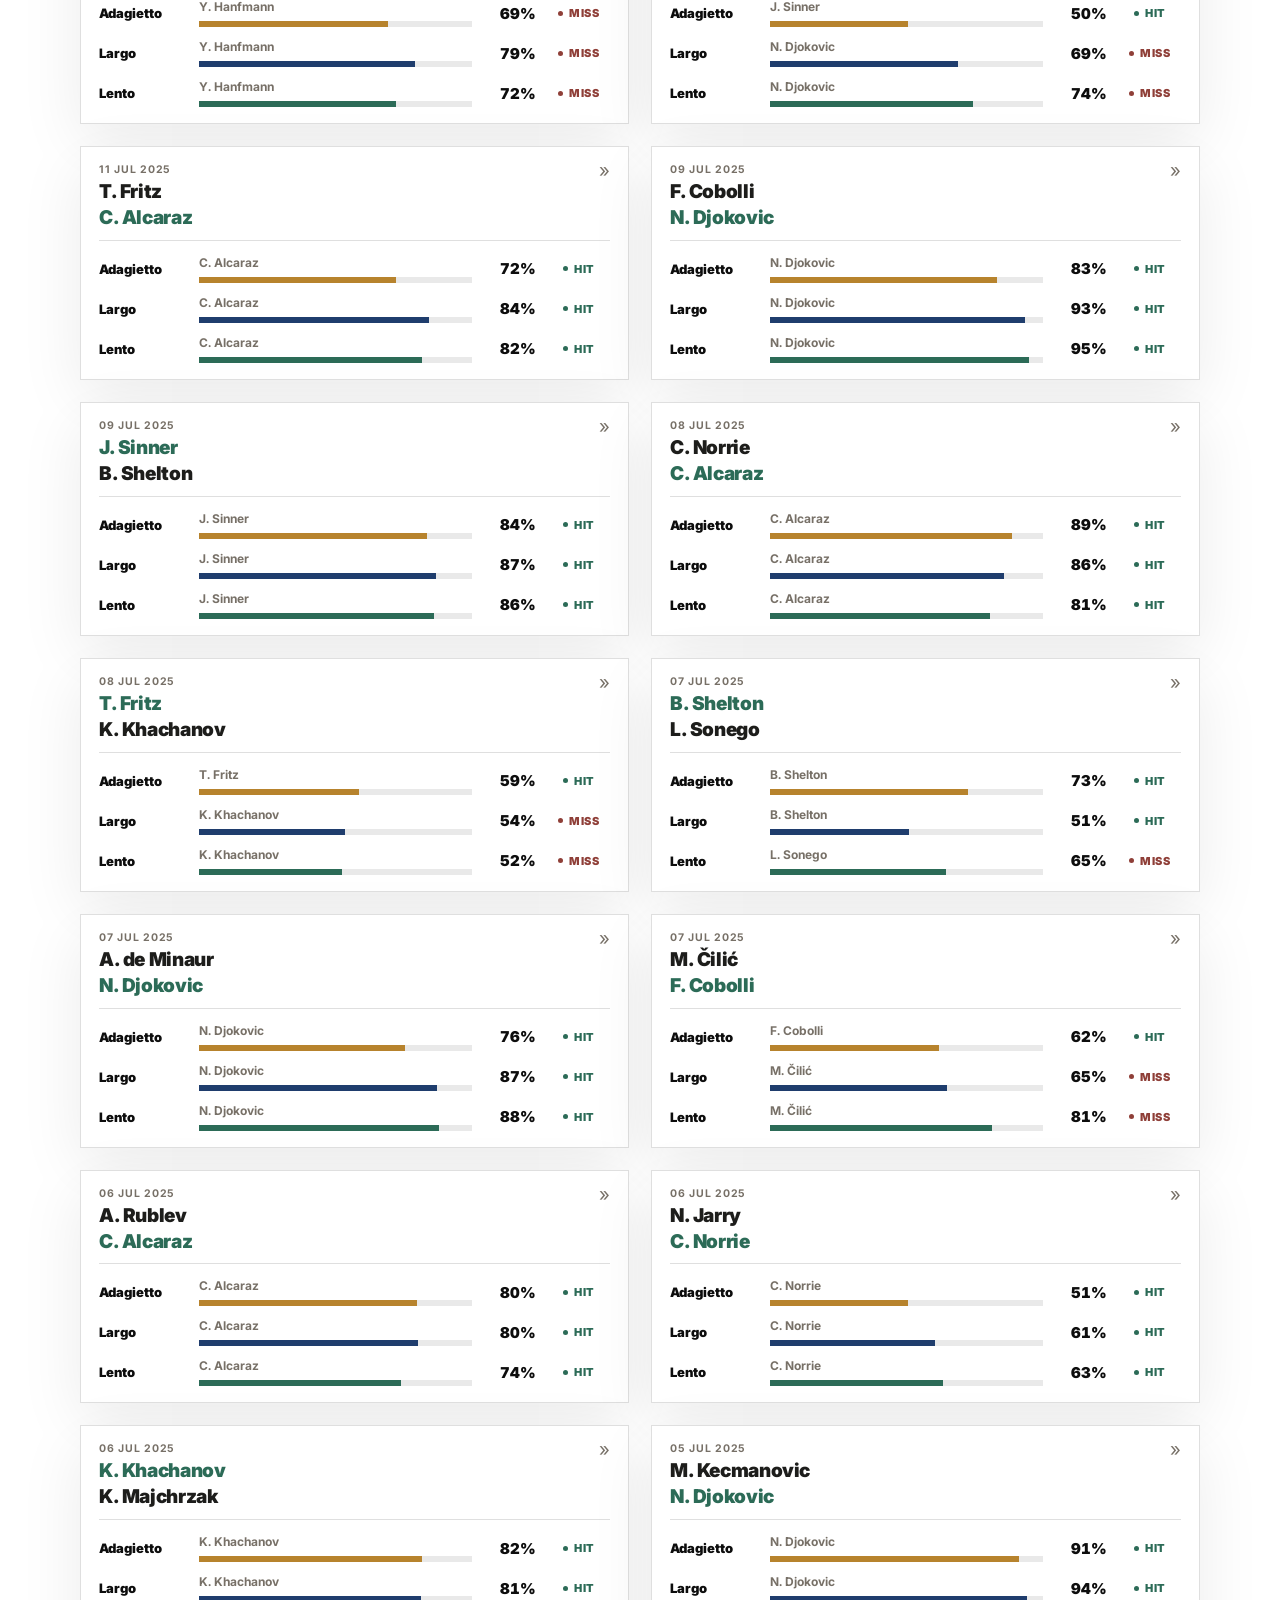
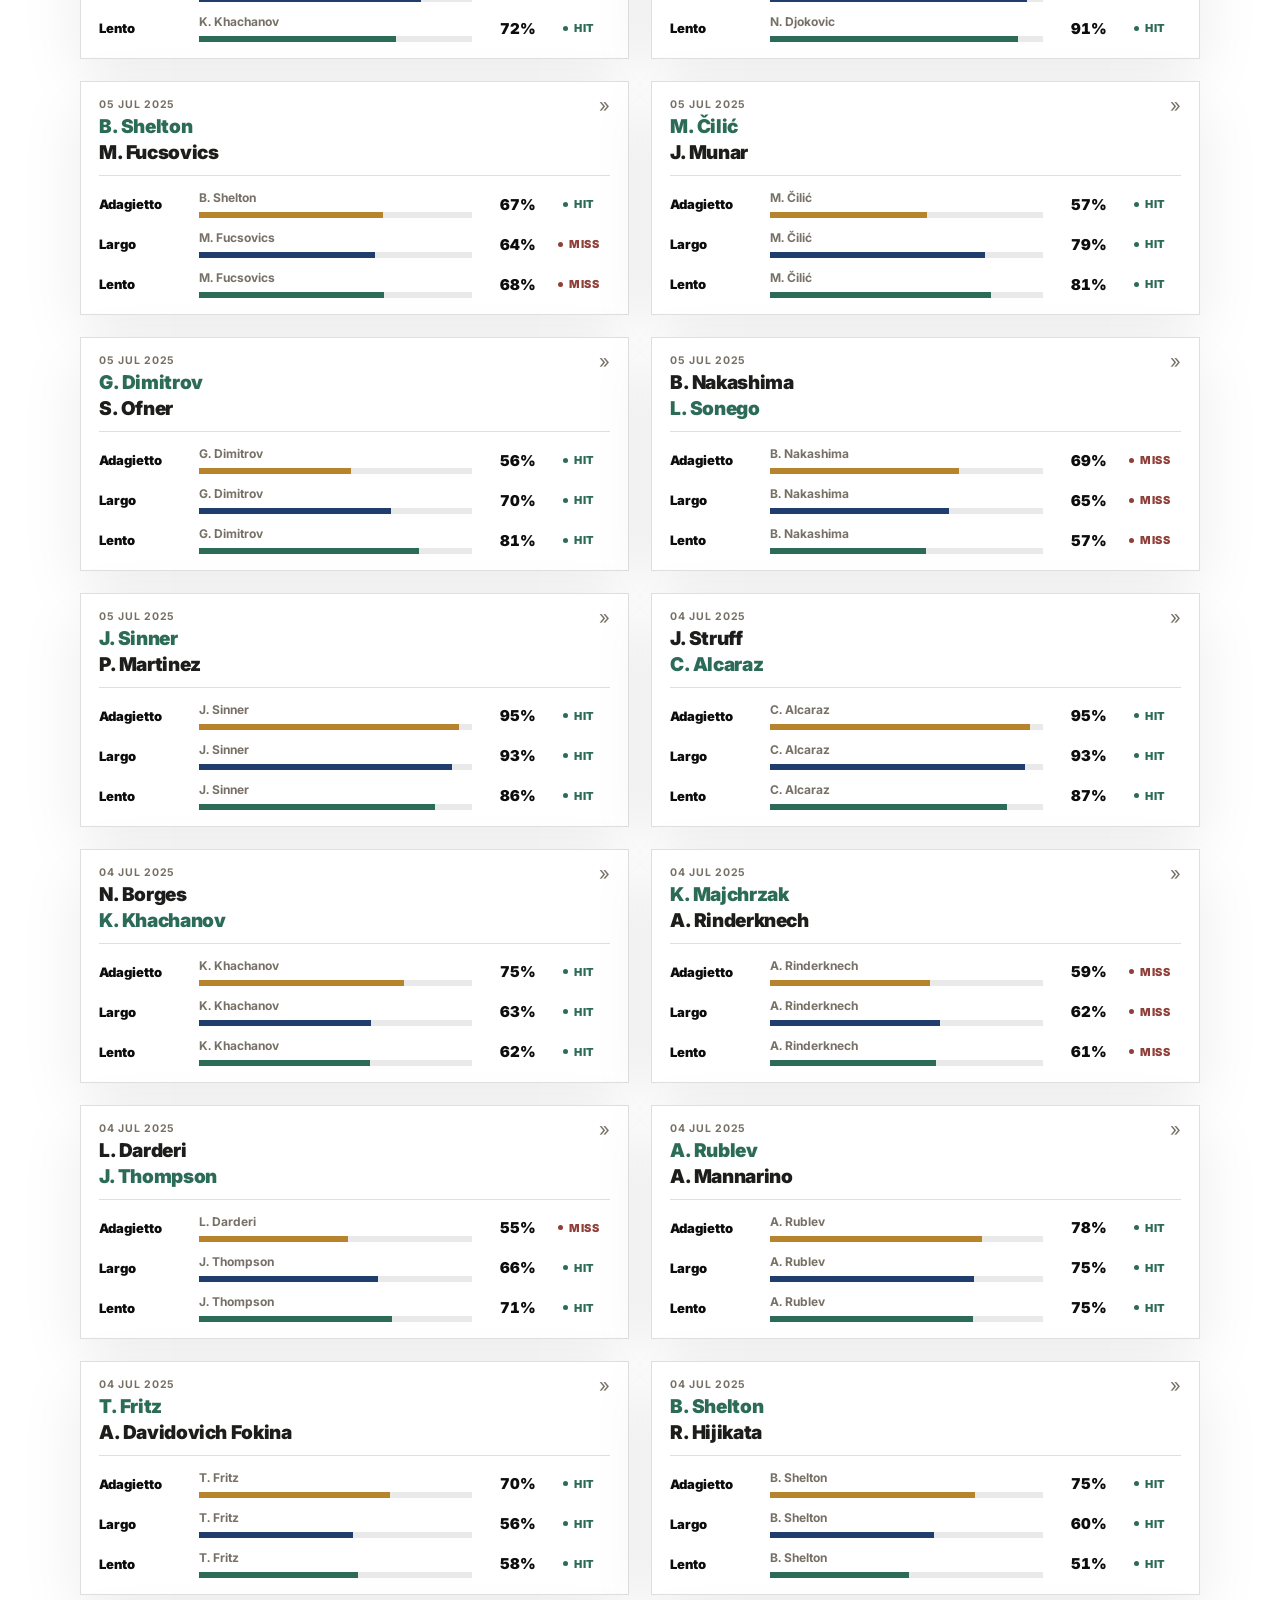
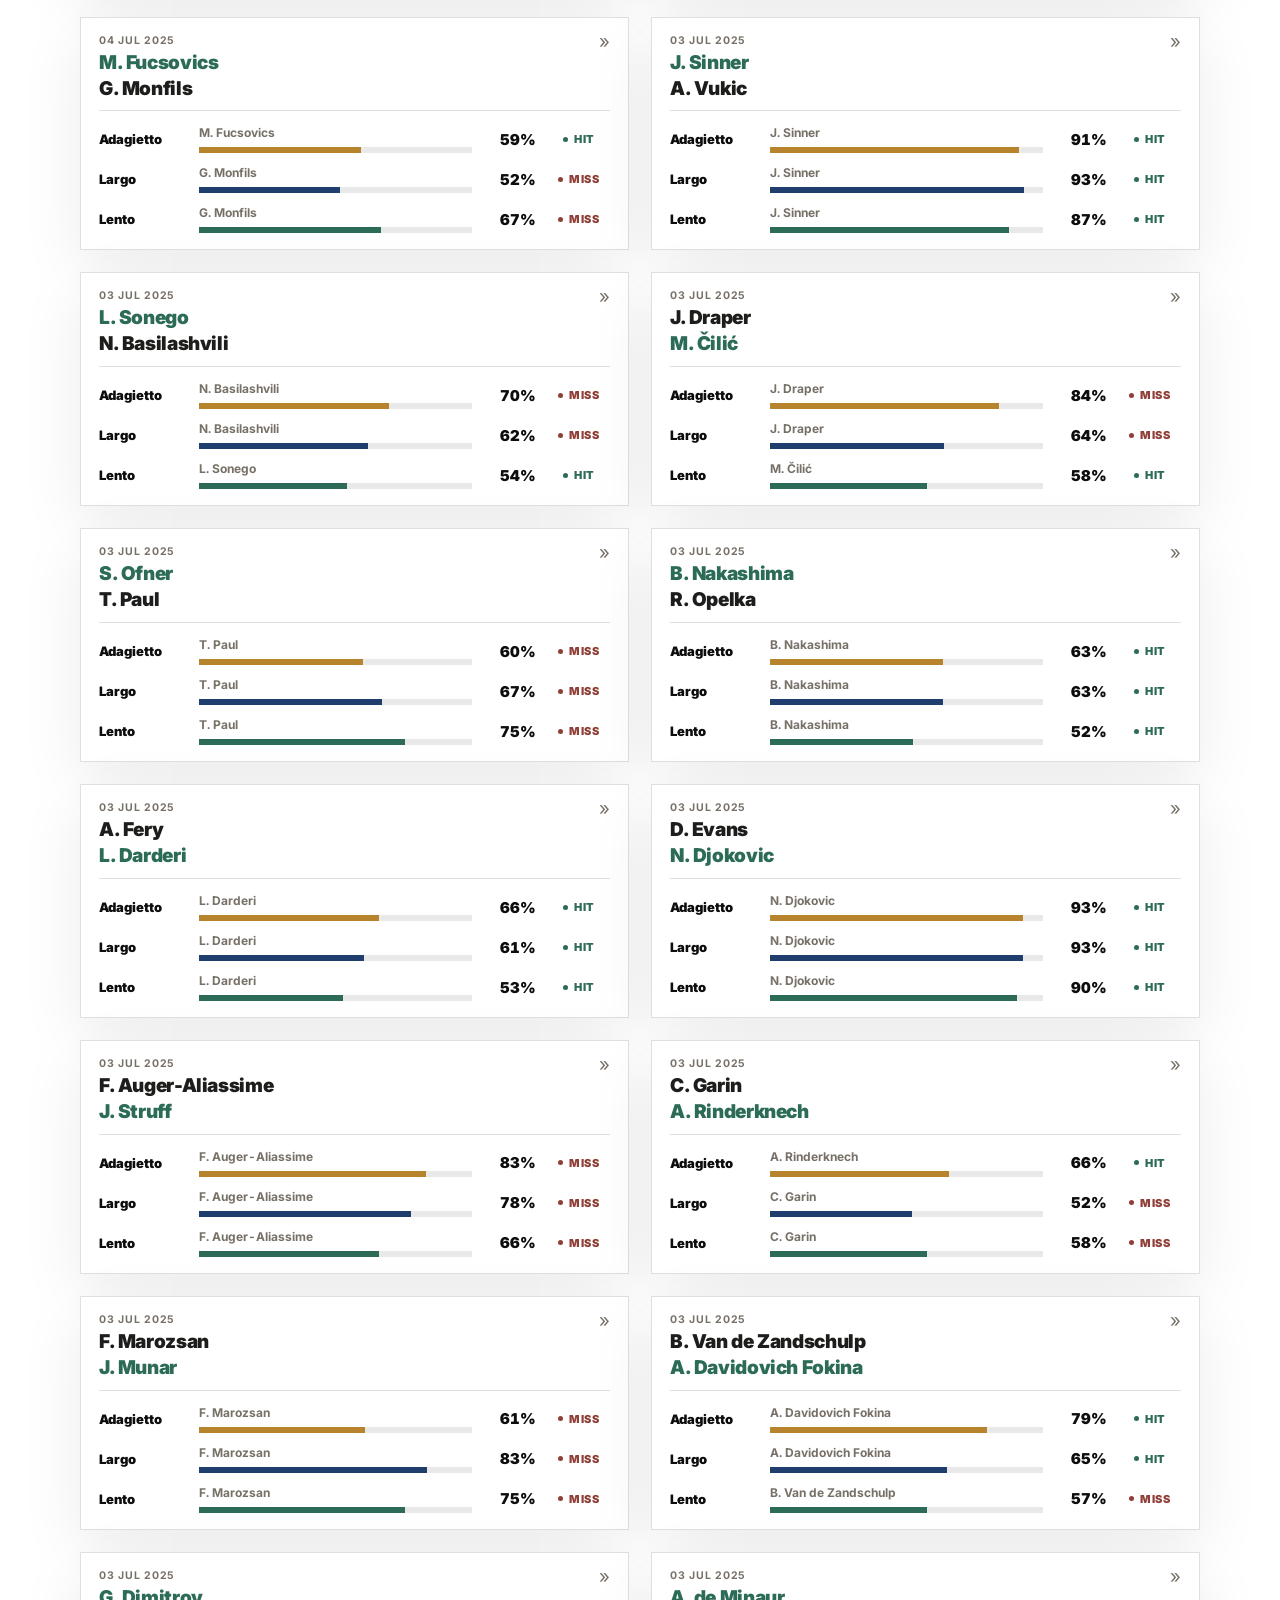
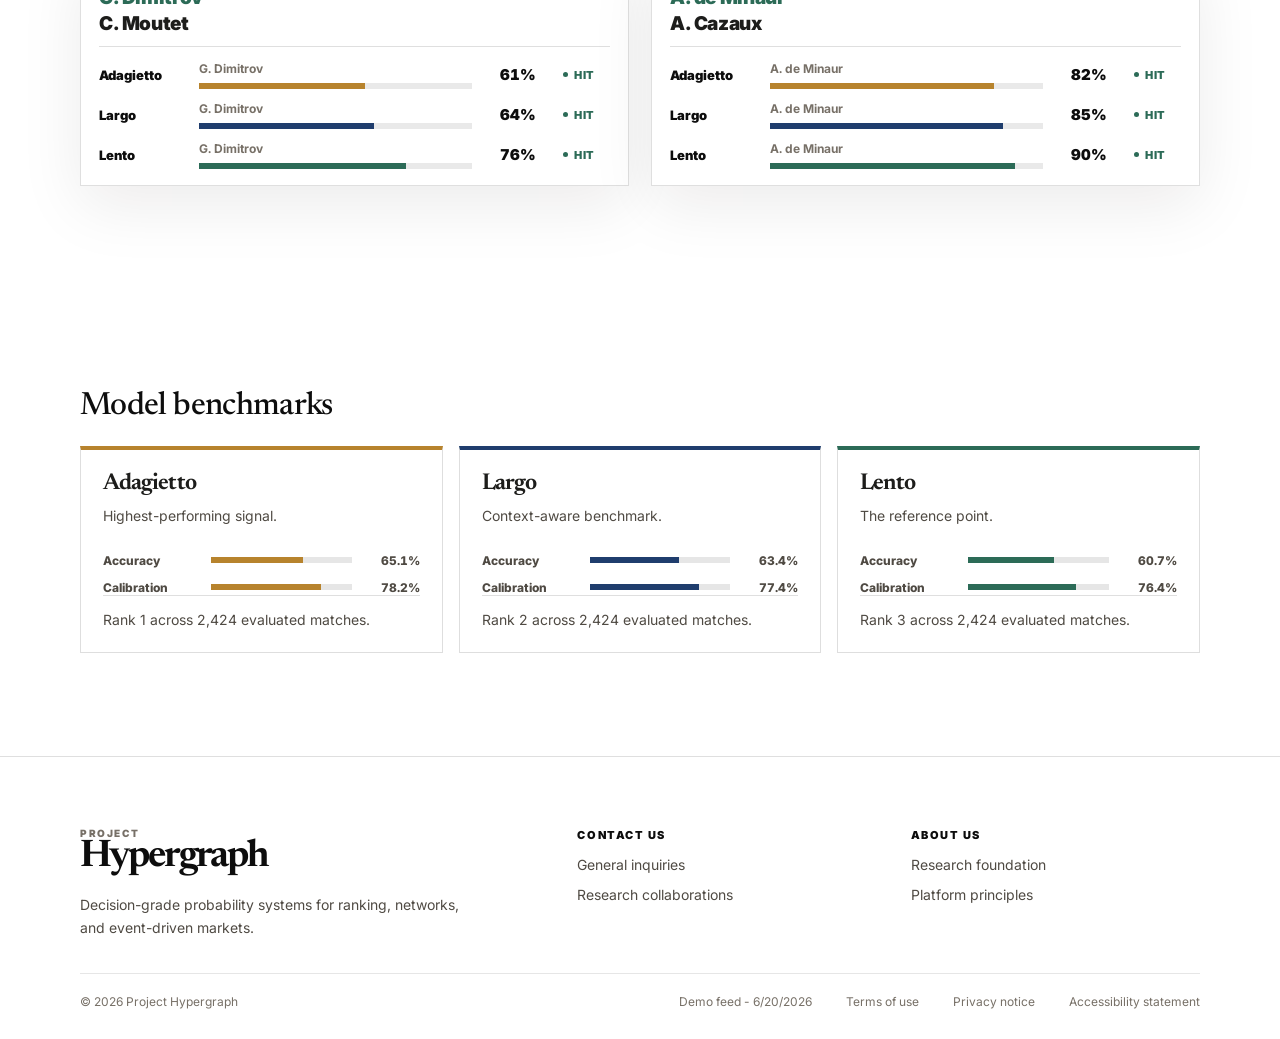
<file: docs/tennis.html>
<!doctype html>
<html lang="en">
<head>
  <meta charset="utf-8">
  <meta name="viewport" content="width=device-width, initial-scale=1">
  <title>Hypergraph | Tennis Intelligence</title>
  <meta name="description" content="Commercial-grade tennis prediction demo powered by Hypergraph.">
  <link rel="preconnect" href="https://fonts.googleapis.com">
  <link rel="preconnect" href="https://fonts.gstatic.com" crossorigin>
  <link href="https://fonts.googleapis.com/css2?family=Inter:wght@400;500;600;700;800&family=Newsreader:opsz,wght@6..72,500;6..72,650&display=swap" rel="stylesheet">
  <link rel="icon" href="assets/favicon.svg" type="image/svg+xml">
  <link rel="stylesheet" href="styles.css">
</head>
<body class="tennis-page">
  <header class="topbar">
    <button class="menu-toggle" type="button" aria-label="Open navigation" aria-controls="site-drawer" aria-expanded="false">
      <span></span><span></span><span></span>
    </button>
    <a class="brand" href="index.html" aria-label="Hypergraph home">
      <span class="brand-wordmark">
        <small>Project</small>
        <strong>Hypergraph</strong>
      </span>
    </a>
    <nav class="topnav" aria-label="Primary">
      <a href="index.html">Home</a>
      <a href="tennis.html">Tennis</a>
      <a href="platform.html">Platform</a>
      <a href="research.html">Research</a>
    </nav>
  </header>

  <div class="drawer-backdrop" data-close-drawer></div>
  <aside class="site-drawer" id="site-drawer" aria-label="Navigation drawer">
    <div class="drawer-head">
      <span class="brand-wordmark">
        <small>Project</small>
        <strong>Hypergraph</strong>
      </span>
      <button type="button" data-close-drawer aria-label="Close navigation">Close</button>
    </div>
    <a href="index.html">Home</a>
    <a href="tennis.html">Tennis market</a>
    <a href="tennis.html#match-book">Prediction book</a>
    <a href="tennis.html#benchmarks">Benchmarks</a>
    <a href="platform.html">Platform</a>
    <a href="research.html">Research</a>
  </aside>

  <main id="top">

    <section class="section match-book" id="match-book">
      <h2 class="quiet-title">Live predictions</h2>
        <div class="hero-stats">
          <span><strong id="hero-accuracy">--</strong> top model accuracy</span>
          <span><strong id="hero-matches">--</strong> held-out matches</span>
          <span><strong id="hero-players">--</strong> players covered</span>
        </div>
        <p class="hero-lede">Held-out probabilities from models on the 2024-2025 season.</p>

      <div class="lab-controls">
        <label>
          Search
          <input id="search-input" type="search" placeholder="Player, event, surface">
        </label>
        <label>
          Surface
          <select id="surface-filter">
            <option value="all">All surfaces</option>
          </select>
        </label>
        <label>
          Sort
          <select id="sort-filter">
            <option value="date-desc">Most recent</option>
            <option value="dhr-confidence">Highest Adagietto conviction</option>
            <option value="dhr-probability">Highest Adagietto probability</option>
            <option value="upsets">Adagietto misses first</option>
          </select>
        </label>
      </div>

      <div id="prediction-list" class="prediction-list" aria-live="polite"></div>
    </section>

    <section class="section benchmarks" id="benchmarks">
      <h2 class="quiet-title">Model benchmarks</h2>
      <div id="model-cards" class="model-cards" aria-live="polite"></div>
    </section>
  </main>

  <footer class="site-footer">
    <div class="footer-inner">
      <div class="footer-brand">
        <span class="footer-wordmark"><small>Project</small><strong>Hypergraph</strong></span>
        <p>Decision-grade probability systems for ranking, networks, and event-driven markets.</p>
      </div>
      <nav class="footer-links" aria-label="Footer">
        <section>
          <h2>Contact us</h2>
          <a href="mailto:contact@projecthypergraph.com">General inquiries</a>
          <a href="mailto:research@projecthypergraph.com">Research collaborations</a>
        </section>
        <section>
          <h2>About us</h2>
          <a href="research.html">Research foundation</a>
          <a href="platform.html">Platform principles</a>
        </section>
      </nav>
    </div>
    <div class="footer-bottom">
      <span>&copy; 2026 Project Hypergraph</span>
      <span id="data-stamp">Loading data feed...</span>
      <a href="terms.html">Terms of use</a>
      <a href="privacy.html">Privacy notice</a>
      <a href="accessibility.html">Accessibility statement</a>
    </div>
  </footer>

  <script src="site.js"></script>
  <script src="app.js"></script>
</body>
</html>
</file>
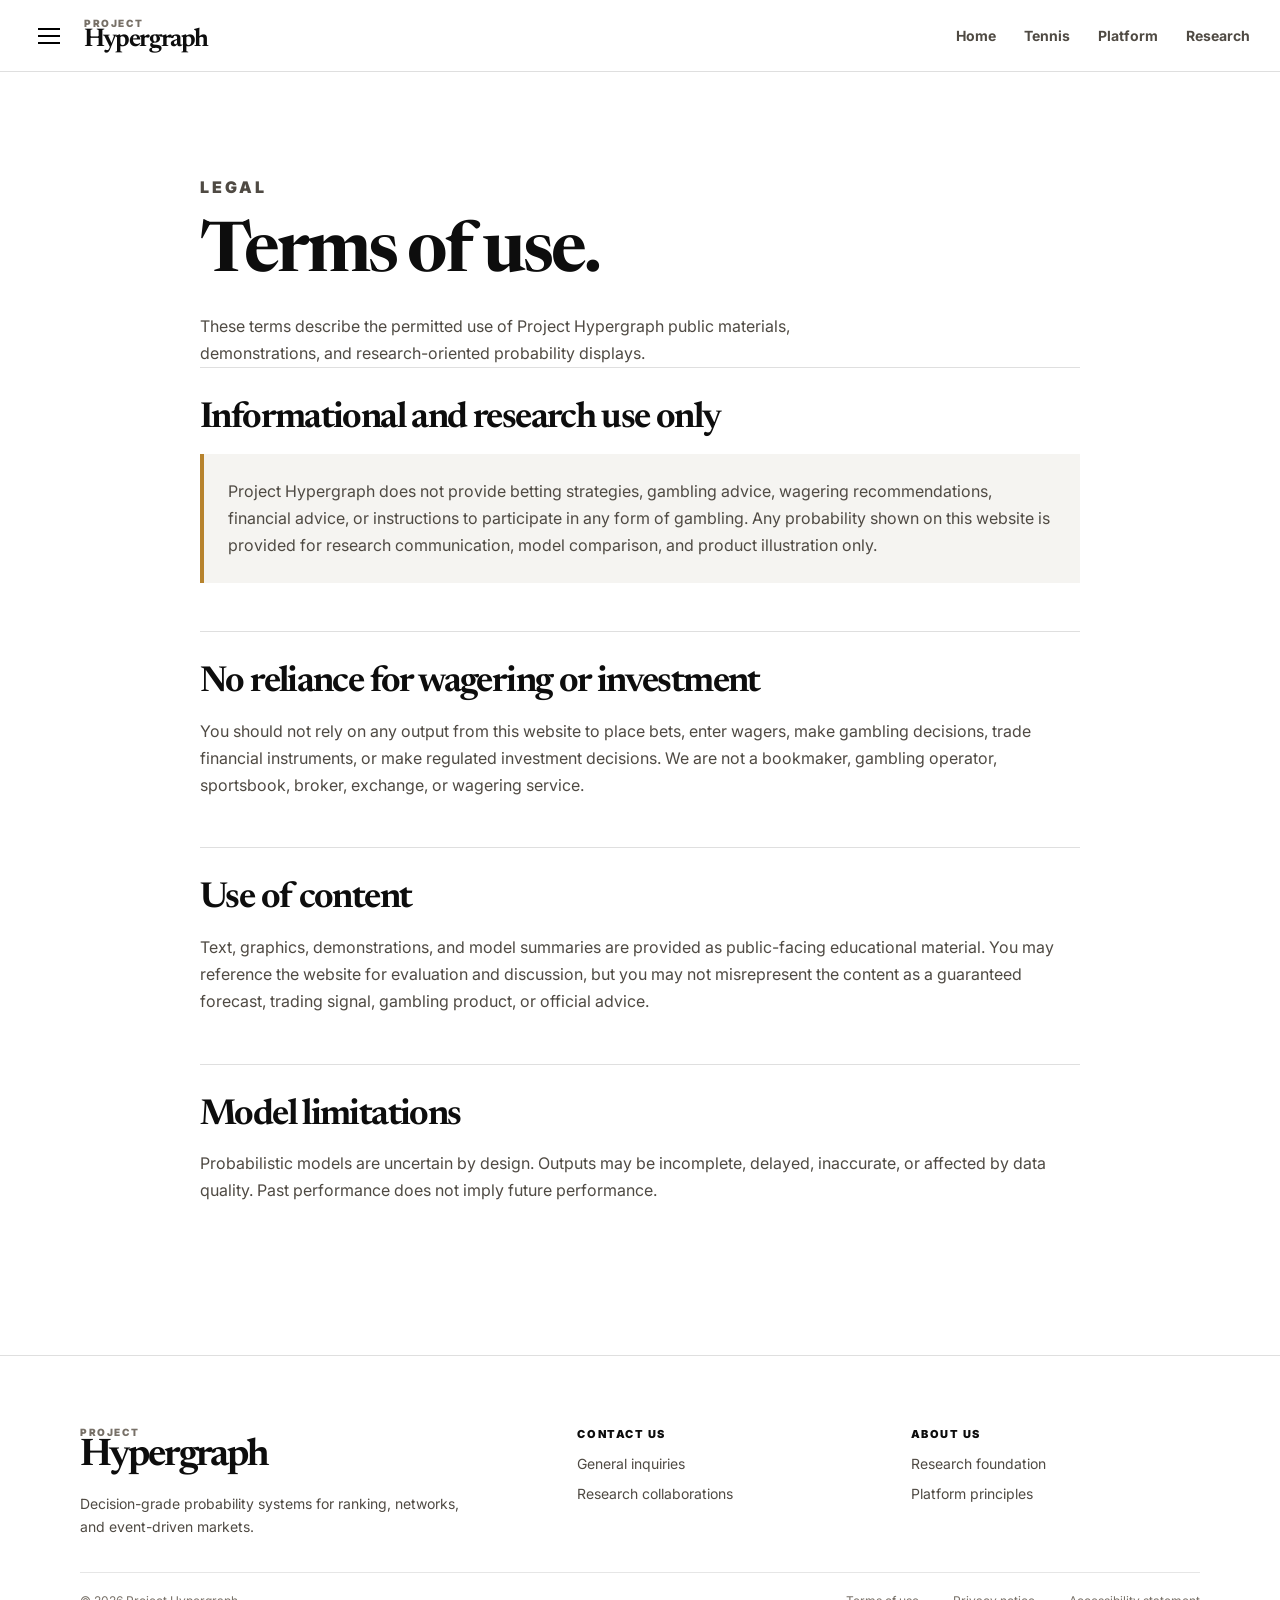
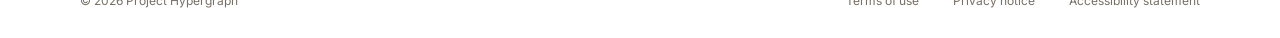
<file: docs/terms.html>
<!doctype html>
<html lang="en">
<head>
  <meta charset="utf-8">
  <meta name="viewport" content="width=device-width, initial-scale=1">
  <title>Terms of Use | Hypergraph</title>
  <meta name="description" content="Terms of use for Project Hypergraph.">
  <link rel="preconnect" href="https://fonts.googleapis.com">
  <link rel="preconnect" href="https://fonts.gstatic.com" crossorigin>
  <link href="https://fonts.googleapis.com/css2?family=Inter:wght@400;500;600;700;800&family=Newsreader:opsz,wght@6..72,500;6..72,650&display=swap" rel="stylesheet">
  <link rel="icon" href="assets/favicon.svg" type="image/svg+xml">
  <link rel="stylesheet" href="styles.css">
</head>
<body>
  <header class="topbar">
    <button class="menu-toggle" type="button" aria-label="Open navigation" aria-controls="site-drawer" aria-expanded="false">
      <span></span><span></span><span></span>
    </button>
    <a class="brand" href="index.html" aria-label="Hypergraph home">
      <span class="brand-wordmark"><small>Project</small><strong>Hypergraph</strong></span>
    </a>
    <nav class="topnav" aria-label="Primary">
      <a href="index.html">Home</a>
      <a href="tennis.html">Tennis</a>
      <a href="platform.html">Platform</a>
      <a href="research.html">Research</a>
    </nav>
  </header>

  <div class="drawer-backdrop" data-close-drawer></div>
  <aside class="site-drawer" id="site-drawer" aria-label="Navigation drawer">
    <div class="drawer-head">
      <span class="brand-wordmark"><small>Project</small><strong>Hypergraph</strong></span>
      <button type="button" data-close-drawer aria-label="Close navigation">Close</button>
    </div>
    <a href="index.html">Home</a>
    <a href="tennis.html">Tennis market</a>
    <a href="platform.html">Platform</a>
    <a href="research.html">Research</a>
  </aside>

  <main class="legal-page">
    <p class="eyebrow">Legal</p>
    <h1>Terms of use.</h1>
    <p class="hero-lede">These terms describe the permitted use of Project Hypergraph public materials, demonstrations, and research-oriented probability displays.</p>

    <section>
      <h2>Informational and research use only</h2>
      <p class="notice-card">Project Hypergraph does not provide betting strategies, gambling advice, wagering recommendations, financial advice, or instructions to participate in any form of gambling. Any probability shown on this website is provided for research communication, model comparison, and product illustration only.</p>
    </section>

    <section>
      <h2>No reliance for wagering or investment</h2>
      <p>You should not rely on any output from this website to place bets, enter wagers, make gambling decisions, trade financial instruments, or make regulated investment decisions. We are not a bookmaker, gambling operator, sportsbook, broker, exchange, or wagering service.</p>
    </section>

    <section>
      <h2>Use of content</h2>
      <p>Text, graphics, demonstrations, and model summaries are provided as public-facing educational material. You may reference the website for evaluation and discussion, but you may not misrepresent the content as a guaranteed forecast, trading signal, gambling product, or official advice.</p>
    </section>

    <section>
      <h2>Model limitations</h2>
      <p>Probabilistic models are uncertain by design. Outputs may be incomplete, delayed, inaccurate, or affected by data quality. Past performance does not imply future performance.</p>
    </section>
  </main>

  <footer class="site-footer">
    <div class="footer-inner">
      <div class="footer-brand">
        <span class="footer-wordmark"><small>Project</small><strong>Hypergraph</strong></span>
        <p>Decision-grade probability systems for ranking, networks, and event-driven markets.</p>
      </div>
      <nav class="footer-links" aria-label="Footer">
        <section>
          <h2>Contact us</h2>
          <a href="mailto:contact@projecthypergraph.com">General inquiries</a>
          <a href="mailto:research@projecthypergraph.com">Research collaborations</a>
        </section>
        <section>
          <h2>About us</h2>
          <a href="research.html">Research foundation</a>
          <a href="platform.html">Platform principles</a>
        </section>
      </nav>
    </div>
    <div class="footer-bottom">
      <span>&copy; 2026 Project Hypergraph</span>
      <a href="terms.html">Terms of use</a>
      <a href="privacy.html">Privacy notice</a>
      <a href="accessibility.html">Accessibility statement</a>
    </div>
  </footer>
  <script src="site.js"></script>
</body>
</html>
</file>
<file: docs/styles.css>
/* ============================================================
   Project Hypergraph — design system
   Direction: warm editorial — near-black, cream paper, gold.
   Newsreader 650 display serif + Inter text, hairline rules,
   gentle hover physics (image zoom, inset frame, lift).
   ============================================================ */

:root {
  /* palette */
  --black: #0d0d0d;         /* brand dark */
  --coal: #171717;          /* panel on dark */
  --coal-2: #2a2825;        /* alt panel on dark */
  --ink: #1d1d1b;           /* primary text */
  --body: #4f4a43;          /* secondary text */
  --muted: #777067;         /* tertiary text */
  --line: rgba(13, 13, 13, 0.13);
  --line-dark: rgba(255, 250, 242, 0.14);
  --paper: #ffffff;         /* light page */
  --paper-2: #f5f4f1;       /* quiet section fill */
  --white: #ffffff;         /* card */
  --gold: #b7832d;
  --gold-dark: #7c5518;
  --green: #2c6b57;
  --blue: #1f3d6d;
  --red: #8f3f38;

  /* type */
  --serif: Newsreader, Georgia, serif;
  --sans: Inter, system-ui, -apple-system, BlinkMacSystemFont, "Segoe UI", sans-serif;

  /* layout */
  --wrap: 1120px;
  --gutter: 48px;
  --section-pad: clamp(64px, 8vw, 104px);

  /* effects */
  --shadow: 0 28px 90px rgba(24, 18, 12, 0.14);
  --shadow-soft: 0 20px 60px rgba(24, 18, 12, 0.08);
}

* { box-sizing: border-box; }

html { scroll-behavior: smooth; }

body {
  min-height: 100vh;
  display: flex;
  flex-direction: column;
  margin: 0;
  color: var(--ink);
  background: var(--paper);
  font-family: var(--sans);
  font-size: 16px;
  -webkit-font-smoothing: antialiased;
}

a { color: inherit; text-decoration: none; }

::selection { color: var(--white); background: var(--gold-dark); }

:focus-visible {
  outline: 2px solid var(--gold-dark);
  outline-offset: 2px;
}

/* ---------- typography ---------- */

h1,
h2 {
  margin: 0;
  color: var(--black);
  font-family: var(--serif);
  font-weight: 650;
  letter-spacing: -0.045em;
  overflow-wrap: break-word;
  text-wrap: balance;
}

h1 {
  max-width: 900px;
  font-size: clamp(40px, 5.4vw, 74px);
  line-height: 1;
}

h2 {
  max-width: 800px;
  font-size: clamp(28px, 3.4vw, 46px);
  line-height: 1.05;
}

.eyebrow {
  margin: 0 0 18px;
  color: var(--gold-dark);
  font-size: 11px;
  font-weight: 900;
  letter-spacing: 0.18em;
  text-transform: uppercase;
}

.hero-lede,
.section-heading p,
.platform-grid p,
figcaption {
  color: var(--body);
  font-size: 17px;
  line-height: 1.6;
}

.hero-lede {
  max-width: 600px;
  margin: 24px 0 0;
  font-size: clamp(17px, 1.5vw, 20px);
}

.section-heading { margin-bottom: 32px; }

.section-heading.split {
  display: grid;
  grid-template-columns: minmax(0, 1fr) minmax(280px, 0.44fr);
  gap: 34px;
  align-items: end;
}

/* ---------- top bar ---------- */

.topbar {
  position: sticky;
  top: 0;
  z-index: 30;
  display: flex;
  align-items: center;
  gap: 16px;
  min-height: 72px;
  padding: 0 30px;
  background: rgba(255, 255, 255, 0.92);
  border-bottom: 1px solid var(--line);
  backdrop-filter: blur(16px);
}

.topbar.dark {
  color: var(--white);
  background: rgba(13, 13, 13, 0.94);
  border-bottom-color: var(--line-dark);
}

.menu-toggle {
  display: inline-grid;
  gap: 5px;
  width: 38px;
  height: 42px;
  place-content: center;
  background: transparent;
  border: 0;
  cursor: pointer;
}

.menu-toggle span {
  display: block;
  width: 22px;
  height: 2px;
  background: currentColor;
}

.brand { display: flex; align-items: center; }

.brand-wordmark {
  display: grid;
  gap: 1px;
  line-height: 0.92;
  text-align: left;
}

.brand-wordmark strong,
.brand-wordmark small { display: block; }

.brand-wordmark strong {
  color: var(--black);
  font-family: var(--serif);
  font-size: clamp(25px, 2vw, 30px);
  font-weight: 650;
  letter-spacing: -0.055em;
}

.brand-wordmark small {
  color: var(--muted);
  font-size: 10px;
  font-weight: 900;
  letter-spacing: 0.16em;
  text-transform: uppercase;
}

.topbar.dark .brand-wordmark strong { color: var(--white); }
.topbar.dark .brand-wordmark small { color: rgba(255, 250, 242, 0.66); }
.topbar.dark .topnav { color: rgba(255, 250, 242, 0.78); }
.topbar.dark .topnav a::after { background: var(--white); }

.topnav {
  display: flex;
  gap: 28px;
  margin-left: auto;
  color: var(--body);
  font-size: 14px;
  font-weight: 700;
}

.topnav a { position: relative; }

.topnav a::after {
  position: absolute;
  left: 0;
  right: 0;
  bottom: -8px;
  height: 2px;
  content: "";
  background: var(--black);
  opacity: 0;
  transform: scaleX(0.6);
  transform-origin: left;
  transition: 160ms ease;
}

.topnav a:hover::after {
  opacity: 1;
  transform: scaleX(1);
}

main {
  flex: 1 0 auto;
  margin-left: 0;
}

/* ---------- drawer ---------- */

.drawer-backdrop {
  position: fixed;
  inset: 0;
  z-index: 38;
  background: rgba(13, 13, 13, 0.46);
  opacity: 0;
  pointer-events: none;
  transition: opacity 180ms ease;
}

.site-drawer {
  position: fixed;
  top: 0;
  left: 0;
  z-index: 39;
  width: min(420px, 88vw);
  height: 100vh;
  padding: 32px;
  color: var(--black);
  background: var(--white);
  border-right: 1px solid var(--line);
  transform: translateX(-100%);
  transition: transform 220ms ease, box-shadow 220ms ease;
}

.drawer-open .drawer-backdrop {
  opacity: 1;
  pointer-events: auto;
}

.drawer-open .site-drawer {
  transform: translateX(0);
  box-shadow: 30px 0 80px rgba(0, 0, 0, 0.32);
}

.drawer-head {
  display: flex;
  align-items: center;
  justify-content: space-between;
  margin-bottom: 28px;
}

.drawer-head button {
  padding: 0;
  color: var(--body);
  background: transparent;
  border: 0;
  font: inherit;
  font-size: 12px;
  font-weight: 800;
  letter-spacing: 0.1em;
  text-transform: uppercase;
  cursor: pointer;
}

.drawer-head button:hover { color: var(--gold-dark); }

.site-drawer a {
  display: block;
  padding: 14px 0;
  border-top: 1px solid var(--line);
  font-family: var(--serif);
  font-size: 21px;
  font-weight: 500;
  line-height: 1.2;
  letter-spacing: -0.01em;
  transition: color 160ms ease, padding-left 160ms ease;
}

.site-drawer a:hover {
  color: var(--gold-dark);
  padding-left: 6px;
}

/* ---------- footer ---------- */

.site-footer {
  flex-shrink: 0;
  color: var(--body);
  background: var(--white);
  border-top: 1px solid var(--line);
}

.footer-inner {
  width: min(calc(100% - 2 * var(--gutter)), var(--wrap));
  display: grid;
  grid-template-columns: minmax(280px, 0.95fr) minmax(0, 1.45fr);
  gap: clamp(42px, 7vw, 92px);
  padding: clamp(46px, 6vw, 72px) 0 34px;
  margin: 0 auto;
}

.footer-brand p {
  max-width: 390px;
  margin: 18px 0 0;
  font-size: 14px;
  line-height: 1.65;
}

.footer-wordmark { display: grid; gap: 2px; line-height: 0.92; }

.footer-wordmark strong {
  color: var(--black);
  font-family: var(--serif);
  font-size: clamp(28px, 3vw, 38px);
  font-weight: 650;
  letter-spacing: -0.055em;
}

.footer-wordmark small {
  color: var(--muted);
  font-size: 10px;
  font-weight: 900;
  letter-spacing: 0.16em;
  text-transform: uppercase;
}

.footer-links {
  display: grid;
  grid-template-columns: repeat(2, minmax(0, 1fr));
  gap: clamp(22px, 4vw, 44px);
}

.footer-links h2 {
  margin: 0 0 14px;
  color: var(--black);
  font-family: var(--sans);
  font-size: 11px;
  font-weight: 900;
  letter-spacing: 0.14em;
  line-height: 1.2;
  text-transform: uppercase;
}

.footer-links a {
  display: block;
  margin: 11px 0;
  font-size: 14px;
  line-height: 1.35;
  transition: color 160ms ease;
}

.footer-links a:hover { color: var(--gold-dark); }

.footer-bottom {
  width: min(calc(100% - 2 * var(--gutter)), var(--wrap));
  display: flex;
  flex-wrap: wrap;
  justify-content: flex-end;
  gap: 12px clamp(18px, 3vw, 34px);
  padding: 20px 0 30px;
  margin: 0 auto;
  color: var(--muted);
  border-top: 1px solid rgba(13, 13, 13, 0.1);
  font-size: 12px;
}

.footer-bottom span:first-child { margin-right: auto; }

.footer-bottom a { transition: color 160ms ease; }
.footer-bottom a:hover { color: var(--gold-dark); }

/* ---------- home page ---------- */

.home-page { background: var(--black); }

.home-page main {
  width: min(calc(100% - 2 * var(--gutter)), var(--wrap));
  margin: 0 auto;
  color: var(--white);
  background: var(--black);
}

.home-hero {
  width: 100%;
  min-height: min(680px, calc(100vh - 72px));
  display: grid;
  grid-template-columns: minmax(0, 1fr) 72px;
  align-items: end;
  gap: 28px;
  padding: clamp(64px, 9vw, 112px) 0 clamp(50px, 7vw, 88px);
  margin-inline: auto;
  background:
    linear-gradient(90deg, rgba(255, 250, 242, 0.06) 1px, transparent 1px) 0 0 / 88px 88px,
    radial-gradient(circle at 74% 24%, rgba(183, 131, 45, 0.28), transparent 34rem),
    var(--black);
}

.home-hero h1 {
  max-width: 780px;
  color: var(--white);
}

.home-hero p {
  max-width: 590px;
  color: rgba(255, 250, 242, 0.72);
  font-size: clamp(17px, 1.7vw, 22px);
  line-height: 1.48;
}

.home-hero .eyebrow { color: var(--gold); }

.hero-arrow {
  display: grid;
  width: 68px;
  height: 68px;
  place-items: center;
  align-self: end;
  color: var(--black);
  background: var(--white);
  font-size: 34px;
  font-weight: 400;
  transition: transform 180ms ease, background 180ms ease;
}

.hero-arrow:hover {
  background: var(--gold);
  transform: translateY(-6px);
}

.market-board {
  width: 100%;
  display: grid;
  grid-template-columns: repeat(3, minmax(0, 1fr));
  grid-auto-rows: minmax(250px, auto);
  gap: 22px;
  padding: 0 0 clamp(72px, 8vw, 128px);
  margin: 0 auto;
}

.market-card {
  position: relative;
  overflow: hidden;
  display: flex;
  min-height: 250px;
  flex-direction: column;
  justify-content: flex-end;
  padding: clamp(22px, 2.6vw, 32px);
  color: var(--white);
  background: var(--coal);
  transition: transform 220ms ease, filter 220ms ease;
}

.market-card::before {
  position: absolute;
  inset: 0;
  content: "";
  background:
    linear-gradient(180deg, rgba(13, 13, 13, 0.06), rgba(13, 13, 13, 0.86)),
    var(--card-image, linear-gradient(135deg, #2a2825, #0d0d0d));
  background-size: cover;
  background-position: center;
  transform: scale(1);
  transition: transform 420ms ease;
}

.market-card::after {
  position: absolute;
  inset: 18px;
  content: "";
  border: 1px solid rgba(255, 250, 242, 0);
  transition: border-color 180ms ease;
  pointer-events: none;
}

.market-card:hover { transform: translateY(-4px); }

.market-card:hover::before { transform: scale(1.06); }

.market-card:hover::after { border-color: rgba(255, 250, 242, 0.48); }

.market-card > * { position: relative; z-index: 1; }

.market-card.large {
  grid-column: span 2;
  grid-row: span 2;
}

.tennis-card {
  --card-image: linear-gradient(135deg, rgba(13, 13, 13, 0.18), rgba(13, 13, 13, 0.82)), url("assets/atp_teaser.webp");
}

.jockey-card {
  --card-image: linear-gradient(135deg, #5b3b1e, #101010);
}

.advisory-card {
  --card-image: linear-gradient(135deg, #1f3d6d, #0d0d0d);
}

.research-card {
  --card-image: linear-gradient(135deg, rgba(13, 13, 13, 0.22), rgba(13, 13, 13, 0.84)), url("assets/hypergraph_transparent.webp");
}

.subscribe-card {
  color: var(--black);
  background: var(--white);
}

.subscribe-card::before,
.subscribe-card::after { display: none; }

.subscribe-card:hover { transform: translateY(-4px); }

.card-kicker {
  margin-bottom: auto;
  color: var(--gold);
  font-size: 11px;
  font-weight: 900;
  letter-spacing: 0.18em;
  text-transform: uppercase;
}

.subscribe-card .card-kicker { color: var(--gold-dark); }

.market-card h2 {
  margin-top: 40px;
  color: currentColor;
  font-size: clamp(26px, 2.6vw, 42px);
  line-height: 1;
}

.market-card p {
  max-width: 430px;
  margin: 12px 0 0;
  color: rgba(255, 250, 242, 0.76);
  font-size: 15px;
  line-height: 1.55;
}

.subscribe-card p { color: var(--body); }

.card-action {
  margin-top: 22px;
  font-weight: 900;
  font-size: 14px;
  transition: padding-left 160ms ease;
}

.market-card:hover .card-action { padding-left: 6px; }

.subscribe-form {
  display: flex;
  margin: 22px 0;
}

.subscribe-form input { border-color: var(--black); }

.subscribe-form button {
  width: 56px;
  flex-shrink: 0;
  color: var(--white);
  background: var(--black);
  border: 0;
  font-size: 24px;
  cursor: pointer;
  transition: background 160ms ease;
}

.subscribe-form button:hover { background: var(--gold-dark); }

/* ---------- shared section scaffolding ---------- */

.hero,
.section,
.feature-band {
  width: min(calc(100% - 2 * var(--gutter)), var(--wrap));
  padding: var(--section-pad) 0;
  margin-inline: auto;
}

.hero {
  min-height: min(760px, calc(100vh - 72px));
  display: grid;
  grid-template-columns: minmax(0, 1.1fr) minmax(320px, 0.55fr);
  align-items: end;
  gap: clamp(36px, 6vw, 94px);
  background:
    linear-gradient(90deg, rgba(13, 13, 13, 0.03) 1px, transparent 1px) 0 0 / 72px 72px,
    radial-gradient(circle at 70% 20%, rgba(183, 131, 45, 0.1), transparent 32rem);
}

/* hero metric cards: signature black / coal / gold trio */
.hero-metrics {
  display: grid;
  gap: 12px;
  align-self: stretch;
  align-content: end;
}

.hero-metrics article {
  padding: 26px;
  color: var(--white);
  background: var(--black);
  box-shadow: var(--shadow);
}

.hero-metrics article:nth-child(2) { background: var(--coal-2); }
.hero-metrics article:nth-child(3) { background: var(--gold-dark); }

.hero-metrics span {
  display: block;
  font-size: clamp(34px, 3.6vw, 54px);
  font-weight: 900;
  letter-spacing: -0.06em;
  font-variant-numeric: tabular-nums;
}

.hero-metrics small {
  display: block;
  margin-top: 4px;
  color: rgba(255, 250, 242, 0.78);
  font-size: 12px;
  font-weight: 800;
  letter-spacing: 0.1em;
  text-transform: uppercase;
}

/* dark band */
.feature-band {
  display: grid;
  grid-template-columns: minmax(280px, 0.76fr) minmax(0, 1.24fr);
  gap: clamp(28px, 4vw, 48px);
  padding-top: clamp(48px, 6vw, 76px);
  padding-bottom: clamp(48px, 6vw, 76px);
  background: var(--black);
  color: var(--white);
}

.feature-band h2 { max-width: 430px; color: var(--white); }
.feature-band .eyebrow { color: var(--gold); }

.brief-grid {
  display: grid;
  grid-template-columns: repeat(3, 1fr);
  gap: 1px;
  background: rgba(255, 250, 242, 0.2);
}

.brief-grid article {
  min-height: 190px;
  padding: 24px;
  background: var(--black);
}

.brief-grid strong,
.brief-grid span { display: block; }

.brief-grid strong {
  margin-bottom: 26px;
  font-size: 18px;
  line-height: 1.15;
}

.brief-grid span {
  color: rgba(255, 250, 242, 0.72);
  font-size: 14px;
  line-height: 1.55;
}

/* ---------- tennis: prediction book ---------- */

.lab-controls {
  display: grid;
  grid-template-columns: minmax(260px, 1fr) 180px 230px;
  gap: 12px;
  margin-bottom: 24px;
  padding: 18px;
  background: var(--white);
  border: 1px solid var(--line);
  box-shadow: var(--shadow-soft);
}

.lab-controls label {
  display: grid;
  gap: 7px;
  color: var(--muted);
  font-size: 11px;
  font-weight: 900;
  letter-spacing: 0.12em;
  text-transform: uppercase;
}

input,
select {
  width: 100%;
  height: 48px;
  padding: 0 14px;
  color: var(--ink);
  background: var(--white);
  border: 1px solid var(--line);
  border-radius: 0;
  font: inherit;
  transition: border-color 140ms ease;
}

input::placeholder { color: var(--muted); }

input:focus,
select:focus {
  border-color: var(--black);
  outline: none;
}

.load-error {
  padding: 14px 20px;
  color: var(--red);
  background: rgba(143, 63, 56, 0.1);
  border-left: 3px solid var(--red);
  font-size: 14px;
}

/* highlight strip */
.highlight-strip {
  display: grid;
  grid-template-columns: repeat(3, 1fr);
  gap: 14px;
  margin-bottom: 18px;
}

.highlight-card {
  min-height: 160px;
  padding: 20px;
  color: var(--white);
  background: var(--black);
}

.highlight-card small {
  color: var(--gold);
  font-size: 11px;
  font-weight: 800;
  letter-spacing: 0.1em;
  text-transform: uppercase;
}

.highlight-card h3 {
  margin: 14px 0 18px;
  font-family: var(--serif);
  font-size: 21px;
  font-weight: 650;
  letter-spacing: -0.02em;
  line-height: 1.12;
}

.highlight-card p {
  margin: 0 0 16px;
  color: rgba(255, 250, 242, 0.78);
  font-size: 13.5px;
}

/* match cards */
.prediction-list {
  display: grid;
  grid-template-columns: repeat(2, minmax(0, 1fr));
  gap: 22px;
}

.match-card {
  position: relative;
  padding: 16px 18px;
  background: var(--white);
  border: 1px solid var(--line);
  box-shadow: var(--shadow-soft);
  transition: transform 200ms ease, box-shadow 200ms ease;
}

.match-card:hover {
  transform: translateY(-3px);
  box-shadow: var(--shadow);
}

.match-topline {
  display: grid;
  grid-template-columns: 1fr minmax(180px, 0.48fr);
  gap: 20px;
  margin-bottom: 22px;
  padding-bottom: 16px;
  border-bottom: 1px solid var(--line);
}

.match-meta {
  color: var(--muted);
  font-size: 11px;
  font-weight: 900;
  letter-spacing: 0.08em;
  line-height: 1.4;
  text-transform: uppercase;
}

.players {
  display: grid;
  gap: 6px;
  margin-top: 6px;
  font-size: 19px;
  font-weight: 900;
  letter-spacing: -0.02em;
  line-height: 1.05;
}

.winner { color: var(--green); }

.model-probs { display: grid; gap: 12px; }

.forecast-row {
  display: grid;
  grid-template-columns: 88px minmax(0, 1fr) 52px 62px;
  gap: 12px;
  align-items: center;
}

.model-name {
  color: var(--black);
  font-size: 13px;
  font-weight: 900;
}

.forecast-main { min-width: 0; }

.forecast-pick {
  display: flex;
  justify-content: space-between;
  gap: 10px;
  margin-bottom: 7px;
  font-size: 12px;
  font-weight: 900;
}

.forecast-pick span:last-child {
  color: var(--muted);
  font-weight: 700;
  font-variant-numeric: tabular-nums;
}

.prob-track {
  position: relative;
  height: 6px;
  overflow: hidden;
  background: rgba(13, 13, 13, 0.09);
}

.prob-fill {
  display: block;
  height: 100%;
  background: var(--model-color, var(--gold));
}

.prob-value {
  color: var(--black);
  font-size: 15px;
  font-weight: 900;
  text-align: right;
  font-variant-numeric: tabular-nums;
}

.correctness {
  display: inline-flex;
  align-items: center;
  justify-content: center;
  gap: 6px;
  color: var(--green);
  font-size: 11px;
  font-weight: 900;
  letter-spacing: 0.06em;
  text-transform: uppercase;
}

.correctness::before {
  width: 5px;
  height: 5px;
  content: "";
  background: currentColor;
  border-radius: 50%;
}

.correctness.miss { color: var(--red); }

.match-note {
  margin: 16px 0 0;
  padding-top: 13px;
  color: var(--muted);
  border-top: 1px solid var(--line);
  font-size: 13px;
}

/* minimal card face + hover-revealed details */
.match-head {
  position: relative;
  margin-bottom: 14px;
  padding-bottom: 12px;
  border-bottom: 1px solid var(--line);
}

.match-date {
  color: var(--muted);
  font-size: 10.5px;
  font-weight: 700;
  letter-spacing: 0.09em;
  text-transform: uppercase;
}

.details-toggle {
  position: absolute;
  top: -2px;
  right: 0;
  color: var(--muted);
  font-size: 19px;
  line-height: 1;
  cursor: default;
  user-select: none;
  transition: color 140ms ease;
}

.details-toggle:hover { color: var(--gold-dark); }

.match-details {
  position: absolute;
  inset: -16px -18px;
  z-index: 2;
  display: grid;
  align-content: start;
  gap: 10px;
  padding: 16px 18px;
  background: rgba(255, 255, 255, 0.94);
  border: 1px solid var(--line);
  opacity: 0;
  pointer-events: none;
  transition: opacity 160ms ease;
}

.details-toggle:hover ~ .match-details,
.match-details:hover {
  opacity: 1;
  pointer-events: auto;
}

.detail-meta {
  color: var(--muted);
  font-size: 10.5px;
  font-weight: 700;
  letter-spacing: 0.08em;
  line-height: 1.55;
  text-transform: uppercase;
}

.detail-model {
  display: flex;
  justify-content: space-between;
  gap: 12px;
  color: var(--body);
  font-size: 12.5px;
}

.detail-model strong { color: var(--black); }

/* tennis page: low-profile overrides */
.tennis-page .hero {
  display: block;
  min-height: auto;
  padding-top: clamp(56px, 7vw, 88px);
  padding-bottom: clamp(32px, 4vw, 48px);
  background: none;
}

.tennis-page .hero h1 {
  max-width: 640px;
  font-size: clamp(30px, 3.8vw, 48px);
}

.hero-stats {
  display: flex;
  flex-wrap: wrap;
  gap: 14px 40px;
  margin-top: 34px;
  padding-top: 18px;
  border-top: 1px solid var(--line);
  color: var(--muted);
  font-size: 11.5px;
  font-weight: 700;
  letter-spacing: 0.1em;
  text-transform: uppercase;
}

.hero-stats strong {
  margin-right: 8px;
  color: var(--black);
  font-size: 16px;
  font-weight: 800;
  font-variant-numeric: tabular-nums;
}

/* ---------- tennis: benchmarks ---------- */

.model-cards {
  display: grid;
  grid-template-columns: repeat(3, 1fr);
  gap: 16px;
}

.model-card {
  padding: 22px;
  background: var(--white);
  border: 1px solid var(--line);
  border-top: 4px solid var(--model-color, var(--gold));
}

.model-card header {
  display: flex;
  align-items: flex-start;
  justify-content: space-between;
  gap: 18px;
}

.model-card h3 {
  margin: 0 0 10px;
  font-family: var(--serif);
  font-size: 23px;
  font-weight: 650;
  letter-spacing: -0.04em;
}

.model-card p {
  margin: 0;
  color: var(--body);
  font-size: 14px;
  line-height: 1.55;
}

.rank-badge {
  padding: 7px 10px;
  color: var(--white);
  background: var(--black);
  font-size: 11px;
  font-weight: 900;
  letter-spacing: 0.06em;
  text-transform: uppercase;
}

.metric-stack {
  display: grid;
  gap: 12px;
  margin-top: 26px;
}

.metric-row {
  display: grid;
  grid-template-columns: 96px 1fr 56px;
  gap: 12px;
  align-items: center;
  color: var(--body);
  font-size: 12px;
  font-weight: 800;
}

.metric-row span:last-child {
  text-align: right;
  font-variant-numeric: tabular-nums;
}

.bar-track {
  height: 6px;
  overflow: hidden;
  background: rgba(13, 13, 13, 0.1);
}

.bar-fill {
  display: block;
  height: 100%;
  width: 0%;
  background: var(--model-color, var(--gold));
}

/* ---------- tennis: platform band ---------- */

.platform {
  display: grid;
  grid-template-columns: minmax(280px, 0.7fr) 1.3fr;
  gap: clamp(28px, 4vw, 44px);
  padding-top: clamp(48px, 6vw, 76px);
  padding-bottom: clamp(48px, 6vw, 76px);
  background: var(--black);
  color: var(--white);
}

.platform h2 { max-width: 430px; color: var(--white); }
.platform .eyebrow { color: var(--gold); }

.platform-grid {
  display: grid;
  grid-template-columns: repeat(3, 1fr);
  gap: 1px;
  background: rgba(255, 250, 242, 0.2);
}

.platform-grid article {
  min-height: 230px;
  padding: 24px;
  background: var(--coal);
}

.platform-grid span {
  color: var(--gold);
  font-weight: 900;
  font-variant-numeric: tabular-nums;
}

.platform-grid h3 {
  margin: 36px 0 12px;
  font-size: 22px;
}

.platform-grid p {
  margin: 0;
  color: rgba(255, 250, 242, 0.7);
  font-size: 14px;
}

/* image-backed tile inside platform grid */
.platform-grid .imaged {
  position: relative;
  overflow: hidden;
  padding: 0;
  border: 0;
  background: var(--coal);
}

.platform-grid .imaged img {
  position: absolute;
  inset: 0;
  width: 100%;
  height: 100%;
  object-fit: cover;
  opacity: 0.9;
  transition: transform 420ms ease, opacity 200ms ease;
}

.platform-grid .imaged:hover img {
  transform: scale(1.05);
  opacity: 1;
}

.platform-grid .imaged .imaged-caption {
  position: absolute;
  left: 0;
  right: 0;
  bottom: 0;
  padding: 40px 24px 20px;
  color: var(--white);
  background: linear-gradient(180deg, transparent, rgba(13, 13, 13, 0.88));
  font-size: 13px;
  font-weight: 700;
}

/* ---------- tennis: research strip ---------- */

.research-points {
  display: grid;
  grid-template-columns: repeat(3, 1fr);
  gap: 1px;
  margin: 28px 0;
  background: var(--line);
  border: 1px solid var(--line);
}

.research-points article {
  padding: 24px;
  background: var(--white);
}

.research-points strong,
.research-points span { display: block; }

.research-points strong {
  color: var(--black);
  font-family: var(--serif);
  font-size: 32px;
  font-weight: 650;
  letter-spacing: -0.04em;
  font-variant-numeric: tabular-nums;
}

.research-points span {
  margin-top: 7px;
  color: var(--muted);
  font-size: 12px;
  font-weight: 800;
  letter-spacing: 0.06em;
  text-transform: uppercase;
}

.figure-grid {
  display: grid;
  grid-template-columns: repeat(2, 1fr);
  gap: 18px;
}

.figure-grid .wide { grid-column: 1 / -1; }

figure {
  margin: 0;
  overflow: hidden;
  background: var(--black);
  border: 1px solid var(--black);
}

figure img {
  display: block;
  width: 100%;
  aspect-ratio: 16 / 10;
  object-fit: contain;
}

figure.wide img { aspect-ratio: auto; }

figure.light,
figure.light img { background: var(--white); }

figure.light { border-color: var(--line); }

figcaption {
  padding: 14px 20px 18px;
  color: rgba(255, 250, 242, 0.75);
  border-top: 1px solid var(--line-dark);
  font-size: 13.5px;
}

figure.light figcaption {
  color: var(--body);
  border-top: 1px solid var(--line);
}

/* ---------- subpages (platform / research) ---------- */

.subpage {
  display: grid;
  grid-template-columns: 220px minmax(0, 1fr);
  gap: clamp(26px, 4vw, 56px);
  min-height: calc(100vh - 72px);
  padding: var(--section-pad) 0;
  width: min(calc(100% - 2 * var(--gutter)), var(--wrap));
  margin: 0 auto;
}

.page-sidebar {
  position: sticky;
  top: 112px;
  align-self: start;
  display: grid;
  gap: 1px;
  background: var(--line);
}

.page-sidebar a {
  padding: 16px 18px;
  color: var(--body);
  background: var(--paper);
  font-size: 12px;
  font-weight: 900;
  letter-spacing: 0.12em;
  text-transform: uppercase;
  transition: color 140ms ease, background 140ms ease;
}

.page-sidebar a:hover {
  color: var(--white);
  background: var(--black);
}

.page-content {
  display: grid;
  gap: 22px;
}

.page-content > section:first-child {
  min-height: 340px;
  display: grid;
  align-content: center;
}

.subsection-card {
  padding: clamp(26px, 4vw, 44px);
  background: var(--white);
  border: 1px solid var(--line);
}

.subsection-card h2 { font-size: clamp(26px, 3vw, 40px); }

.subsection-card p {
  max-width: 660px;
  color: var(--body);
  font-size: 16px;
  line-height: 1.62;
}

.math-card {
  display: grid;
  gap: 18px;
  padding: clamp(28px, 4vw, 46px);
  background: var(--white);
  border: 1px solid var(--line);
}

.math-card h2 { font-size: clamp(24px, 2.8vw, 36px); }

.math-card p {
  max-width: 820px;
  margin: 0;
  color: var(--body);
  font-size: 16px;
  line-height: 1.72;
}

.math-card mjx-container {
  overflow-x: auto;
  overflow-y: hidden;
  max-width: 100%;
  padding: 4px 0;
}

.math-figure {
  margin: 0;
  overflow: hidden;
  background: #fafaf8;
  border: 1px solid var(--line);
}

.math-figure img {
  display: block;
  width: 100%;
}

.math-figure.contain img {
  max-width: 560px;
  margin: 0 auto;
}

.math-figure figcaption {
  padding: 12px 18px 16px;
  color: var(--muted);
  border-top: 1px solid var(--line);
  font-size: 12.5px;
}

/* wide visual banner on child pages */
.page-banner {
  position: relative;
  overflow: hidden;
  min-height: 300px;
  display: grid;
  align-content: end;
  padding: clamp(26px, 4vw, 44px);
  color: var(--white);
  background: var(--black);
}

.page-banner img {
  position: absolute;
  inset: 0;
  width: 100%;
  height: 100%;
  object-fit: cover;
  opacity: 0.72;
}

.page-banner > * {
  position: relative;
  z-index: 1;
}

.page-banner p {
  max-width: 520px;
  margin: 0;
  color: rgba(255, 250, 242, 0.85);
  font-size: 15px;
  line-height: 1.55;
}

/* ---------- legal pages ---------- */

.legal-page {
  width: min(calc(100% - 2 * var(--gutter)), 880px);
  margin: 0 auto;
  padding: var(--section-pad) 0;
}

.legal-page section {
  padding: 32px 0;
  border-top: 1px solid var(--line);
}

.legal-page h2 { font-size: clamp(24px, 2.8vw, 36px); }

.legal-page p,
.legal-page li {
  color: var(--body);
  font-size: 16px;
  line-height: 1.7;
}

.legal-page ul { padding-left: 20px; }

.notice-card {
  padding: 24px;
  color: var(--black);
  background: var(--paper-2);
  border-left: 4px solid var(--gold);
}

/* ---------- style guide ---------- */

.style-guide {
  width: min(calc(100% - 2 * var(--gutter)), var(--wrap));
  margin: 0 auto;
  padding: var(--section-pad) 0;
}

.guide-hero {
  min-height: 400px;
  display: grid;
  align-content: center;
  border-bottom: 1px solid var(--line);
}

.guide-section {
  padding: clamp(42px, 6vw, 72px) 0;
  border-bottom: 1px solid var(--line);
}

.guide-heading { margin-bottom: 24px; }

.guide-hero h1 {
  max-width: 760px;
  font-size: clamp(42px, 5.2vw, 70px);
}

.guide-heading h2 { font-size: clamp(28px, 3vw, 40px); }

.guide-grid { display: grid; gap: 18px; }

.guide-grid.two { grid-template-columns: repeat(2, minmax(0, 1fr)); }
.guide-grid.three { grid-template-columns: repeat(3, minmax(0, 1fr)); }

.guide-stack { display: grid; gap: 18px; }

.guide-card,
.guide-sample {
  padding: 24px;
  background: var(--white);
  border: 1px solid var(--line);
}

.guide-sample {
  display: grid;
  grid-template-columns: minmax(0, 1fr) minmax(320px, 0.7fr);
  gap: 24px;
  align-items: start;
}

.guide-card h3,
.guide-sample h3 {
  margin: 0 0 12px;
  font-family: var(--serif);
  font-size: 22px;
  font-weight: 650;
  letter-spacing: -0.035em;
}

.guide-sample h1 {
  max-width: 520px;
  font-size: clamp(34px, 4vw, 54px);
  line-height: 1;
}

.guide-sample h2 {
  max-width: 520px;
  font-size: clamp(28px, 3vw, 40px);
  line-height: 1.05;
}

.guide-card p,
.guide-sample p,
.guide-body-demo {
  color: var(--body);
  line-height: 1.6;
}

.guide-card .eyebrow { color: var(--gold-dark); }

.guide-label {
  display: inline-block;
  margin-bottom: 14px;
  color: var(--gold-dark);
  font-size: 11px;
  font-weight: 900;
  letter-spacing: 0.14em;
  text-transform: uppercase;
}

.guide-market-demo { min-height: 340px; }

pre {
  overflow: auto;
  margin: 18px 0 0;
  padding: 16px;
  color: var(--white);
  background: var(--black);
  font-size: 13px;
  line-height: 1.5;
  white-space: pre-wrap;
}

code {
  font-family: "SFMono-Regular", Consolas, "Liberation Mono", monospace;
  font-size: 0.92em;
}

.guide-swatches {
  display: grid;
  grid-template-columns: repeat(7, minmax(0, 1fr));
  gap: 12px;
}

.guide-swatches span {
  min-height: 96px;
  display: flex;
  align-items: end;
  padding: 12px;
  color: var(--ink);
  background: linear-gradient(to bottom, var(--swatch) 0 64%, var(--white) 64%);
  border: 1px solid var(--line);
  font-size: 12px;
  font-weight: 900;
}

/* ---------- research page: artwork + publications ---------- */

/* Wolfram-style artwork stepped into the page background */
.research-page::before,
.tennis-page::before {
  position: fixed;
  inset: 0;
  z-index: 0;
  content: "";
  background: url("assets/WolframPhysicsProject-0001-large.webp") no-repeat right -7% bottom -8% / min(620px, 68vw) auto;
  opacity: 0.12;
  pointer-events: none;
}

.pub-page {
  width: min(calc(100% - 2 * var(--gutter)), 880px);
  margin: 0 auto;
  padding: var(--section-pad) 0;
}

.research-page .topbar,
.research-page main,
.research-page .site-footer,
.tennis-page .topbar,
.tennis-page main,
.tennis-page .site-footer {
  position: relative;
  z-index: 1;
}

.quiet-title {
  margin: 0 0 22px;
  font-size: clamp(24px, 2.6vw, 32px);
  font-weight: 500;
  letter-spacing: -0.02em;
}

.pub-list {
  display: grid;
  border-bottom: 1px solid var(--line);
}

.pub-card {
  display: grid;
  grid-template-columns: 96px minmax(0, 1fr);
  gap: 28px;
  align-items: center;
  padding: 24px 0;
  border-top: 1px solid var(--line);
}

.pub-thumb {
  display: block;
  width: 96px;
  border: 1px solid var(--line);
  box-shadow: 0 6px 18px rgba(24, 18, 12, 0.08);
  transition: transform 180ms ease;
}

.pub-card:hover .pub-thumb { transform: translateY(-2px); }

.pub-title {
  color: var(--black);
  font-family: var(--serif);
  font-size: clamp(19px, 2vw, 24px);
  font-weight: 500;
  letter-spacing: -0.015em;
  line-height: 1.25;
  transition: color 160ms ease;
}

.pub-title::after {
  content: " \00BB";
  color: var(--gold);
}

.pub-card:hover .pub-title { color: var(--gold-dark); }

/* gallery artwork figures */
.art-band {
  margin: 0;
  background: transparent;
  border: 0;
}

.art-band img {
  display: block;
  width: 100%;
  aspect-ratio: auto;
}

.art-band figcaption {
  padding: 10px 0 0;
  color: var(--muted);
  border-top: 0;
  font-size: 12px;
}

.art-credit {
  display: block;
  padding-top: 10px;
  color: var(--muted);
  font-size: 12px;
}

.card-art {
  display: block;
  width: 100%;
  margin-bottom: 22px;
  border: 1px solid var(--line);
}

/* ---------- responsive ---------- */

@media (max-width: 920px) {
  :root { --gutter: 24px; }

  .hero,
  .home-hero,
  .feature-band,
  .section-heading.split,
  .prediction-list,
  .highlight-strip,
  .model-cards,
  .platform,
  .platform-grid,
  .brief-grid,
  .market-board,
  .research-points,
  .figure-grid,
  .footer-inner,
  .footer-links,
  .guide-grid.two,
  .guide-grid.three,
  .guide-sample,
  .guide-swatches {
    grid-template-columns: 1fr;
  }

  .hero { min-height: auto; }

  .lab-controls { grid-template-columns: 1fr; }

  .topnav { display: none; }

  .market-card.large {
    grid-column: auto;
    grid-row: auto;
  }

  .subpage { grid-template-columns: 1fr; }

  .footer-bottom { justify-content: flex-start; }

  .footer-bottom span:first-child {
    width: 100%;
    margin-right: 0;
  }

  .page-sidebar {
    position: static;
    grid-template-columns: repeat(2, 1fr);
  }
}

@media (max-width: 620px) {
  :root { --gutter: 16px; }

  .topbar { padding: 0 18px; }

  .home-hero {
    grid-template-columns: 1fr;
    padding: 54px 0;
  }

  .hero-arrow { justify-self: start; }

  .hero,
  .section,
  .feature-band { padding: 54px 0; }

  .forecast-row { grid-template-columns: 1fr; }

  .pub-card {
    grid-template-columns: 72px 1fr;
    gap: 18px;
    padding: 18px 0;
  }

  .pub-thumb { width: 72px; }

  .forecast-row { gap: 6px; }

  .prob-value { text-align: left; }

  .correctness { justify-content: flex-start; }
}
</file>
